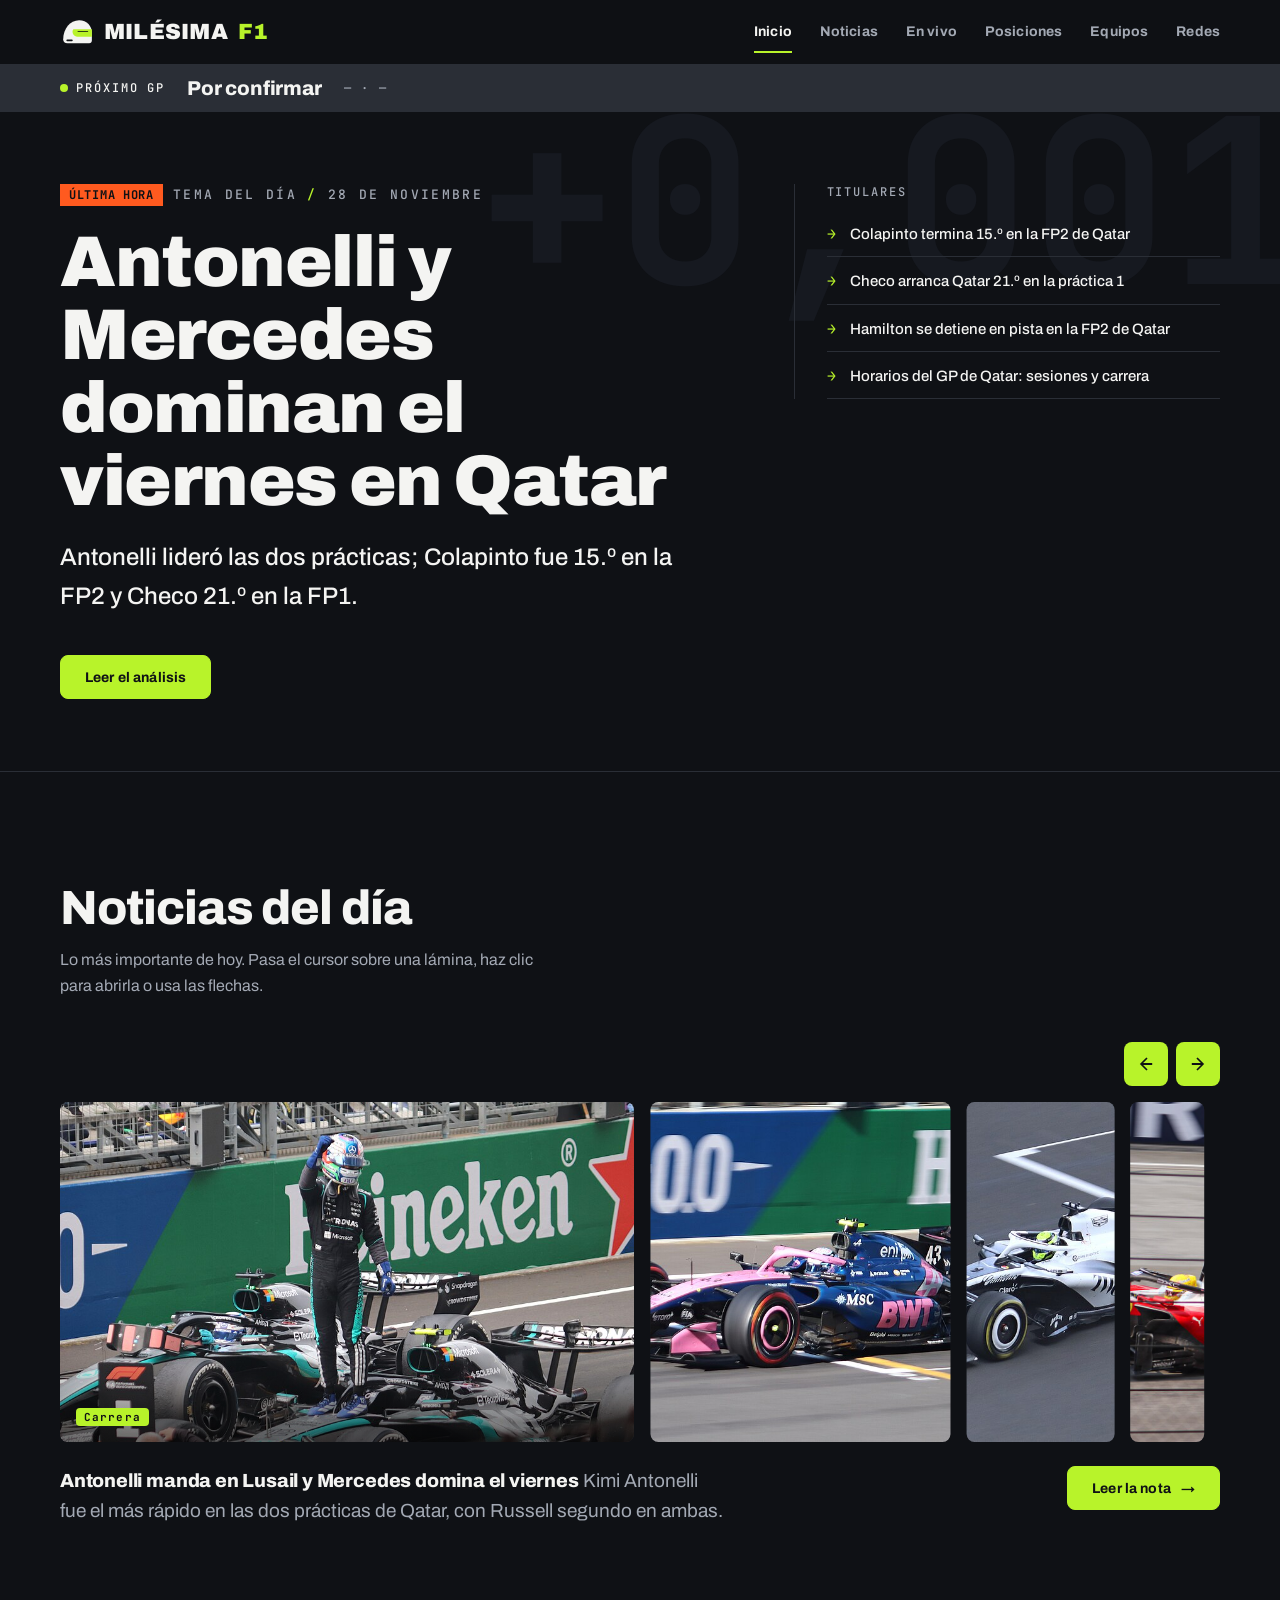
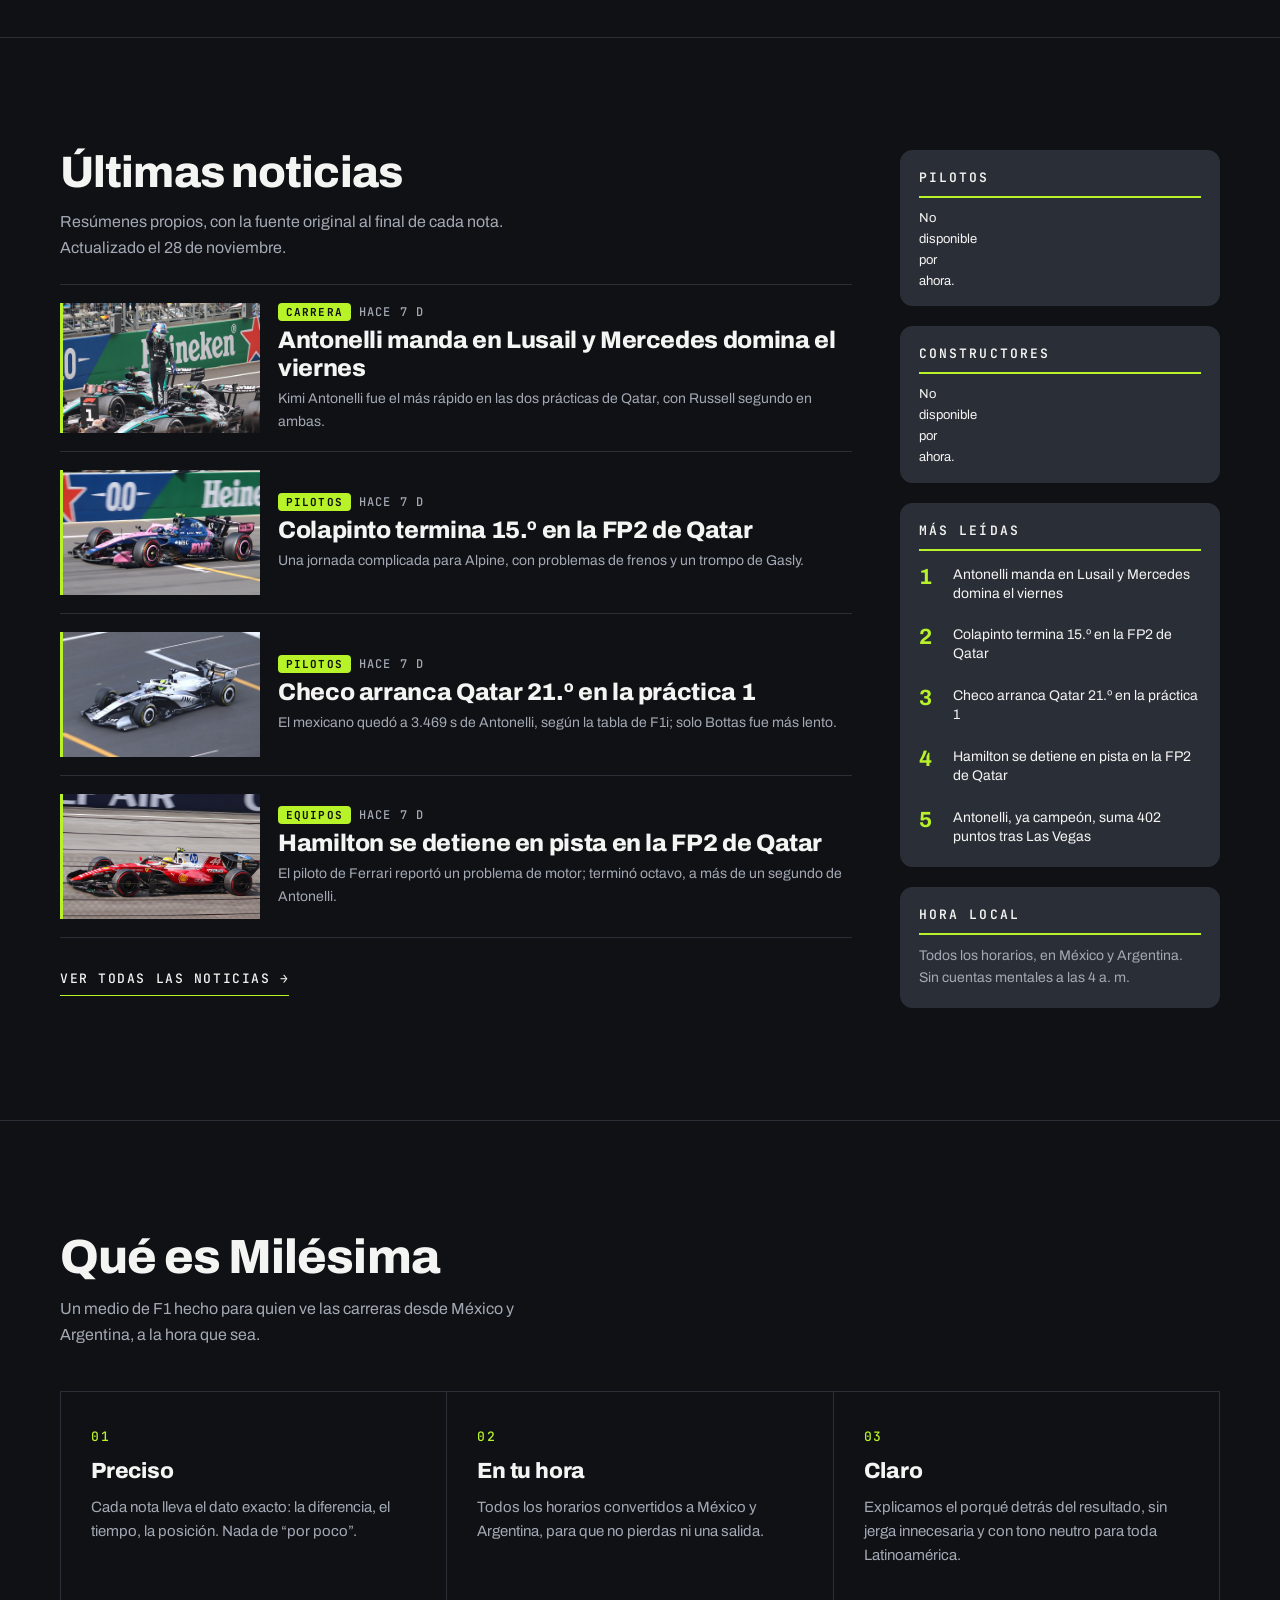
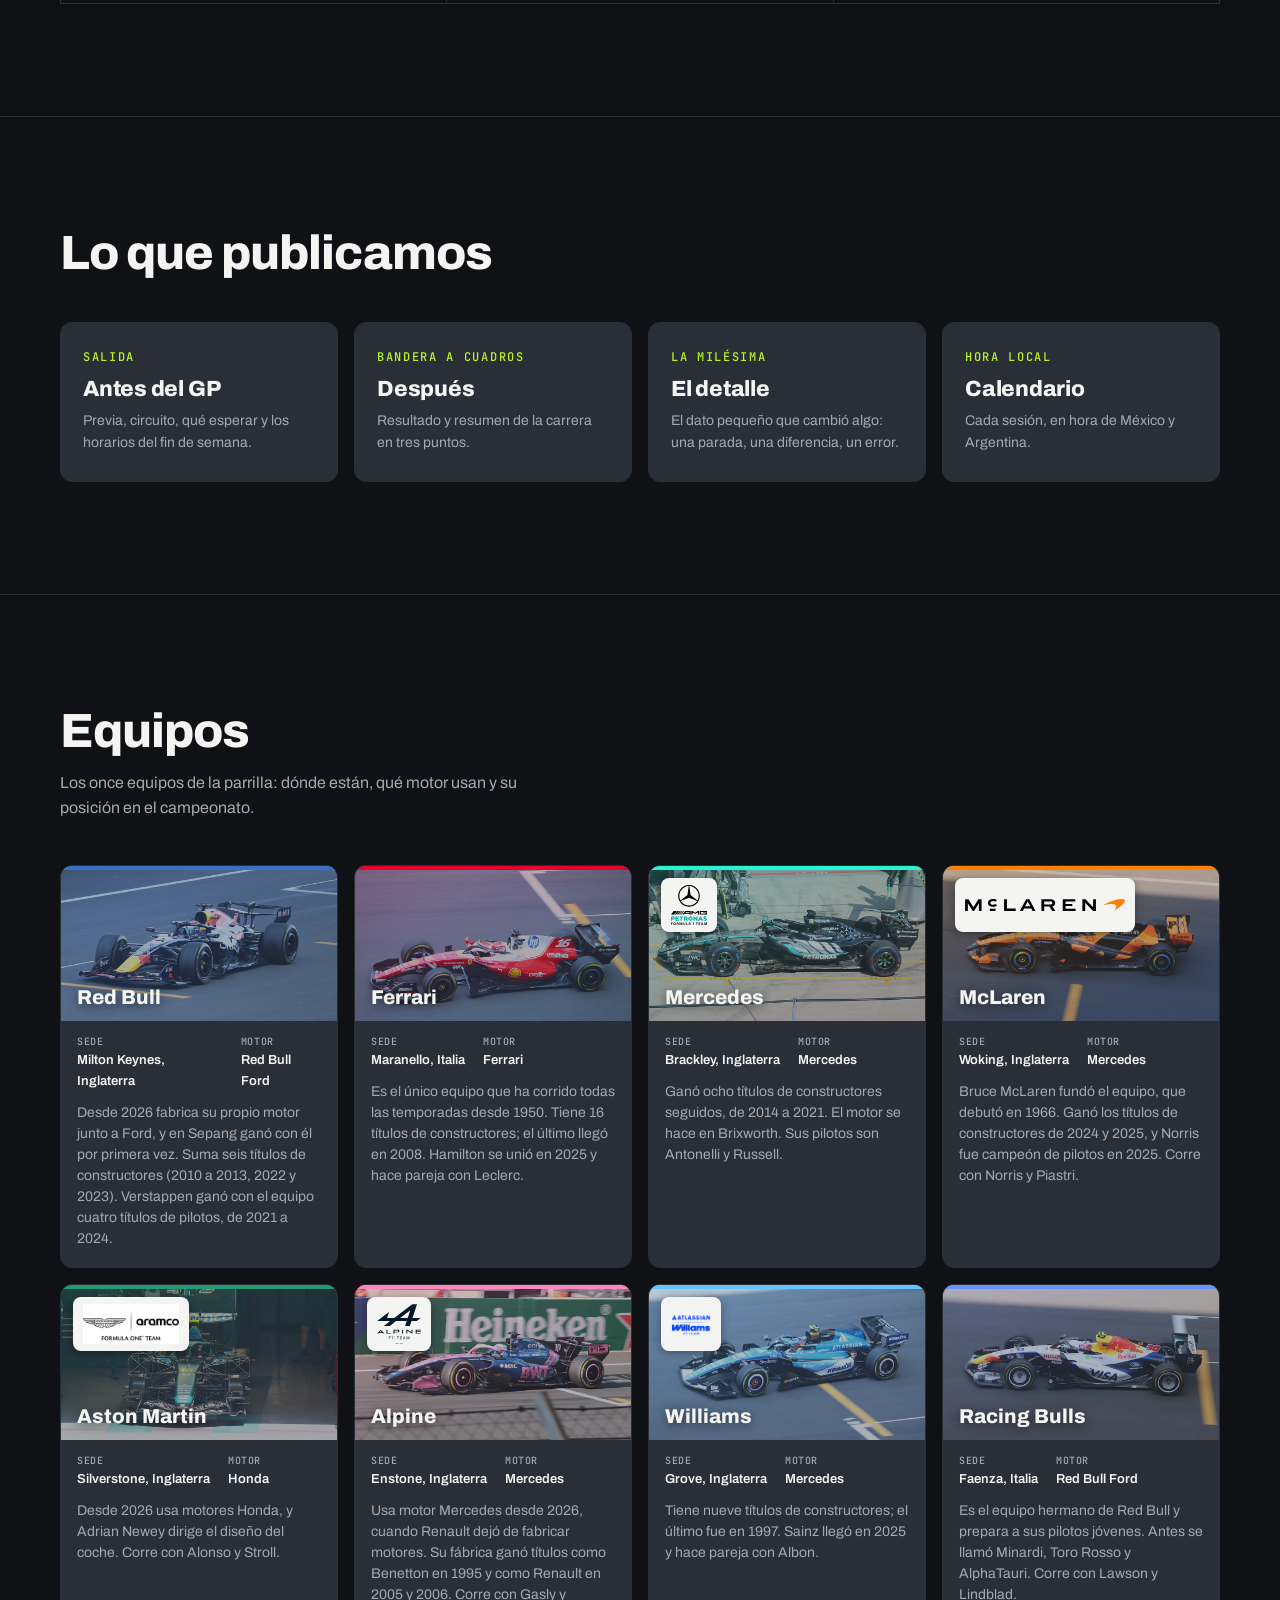
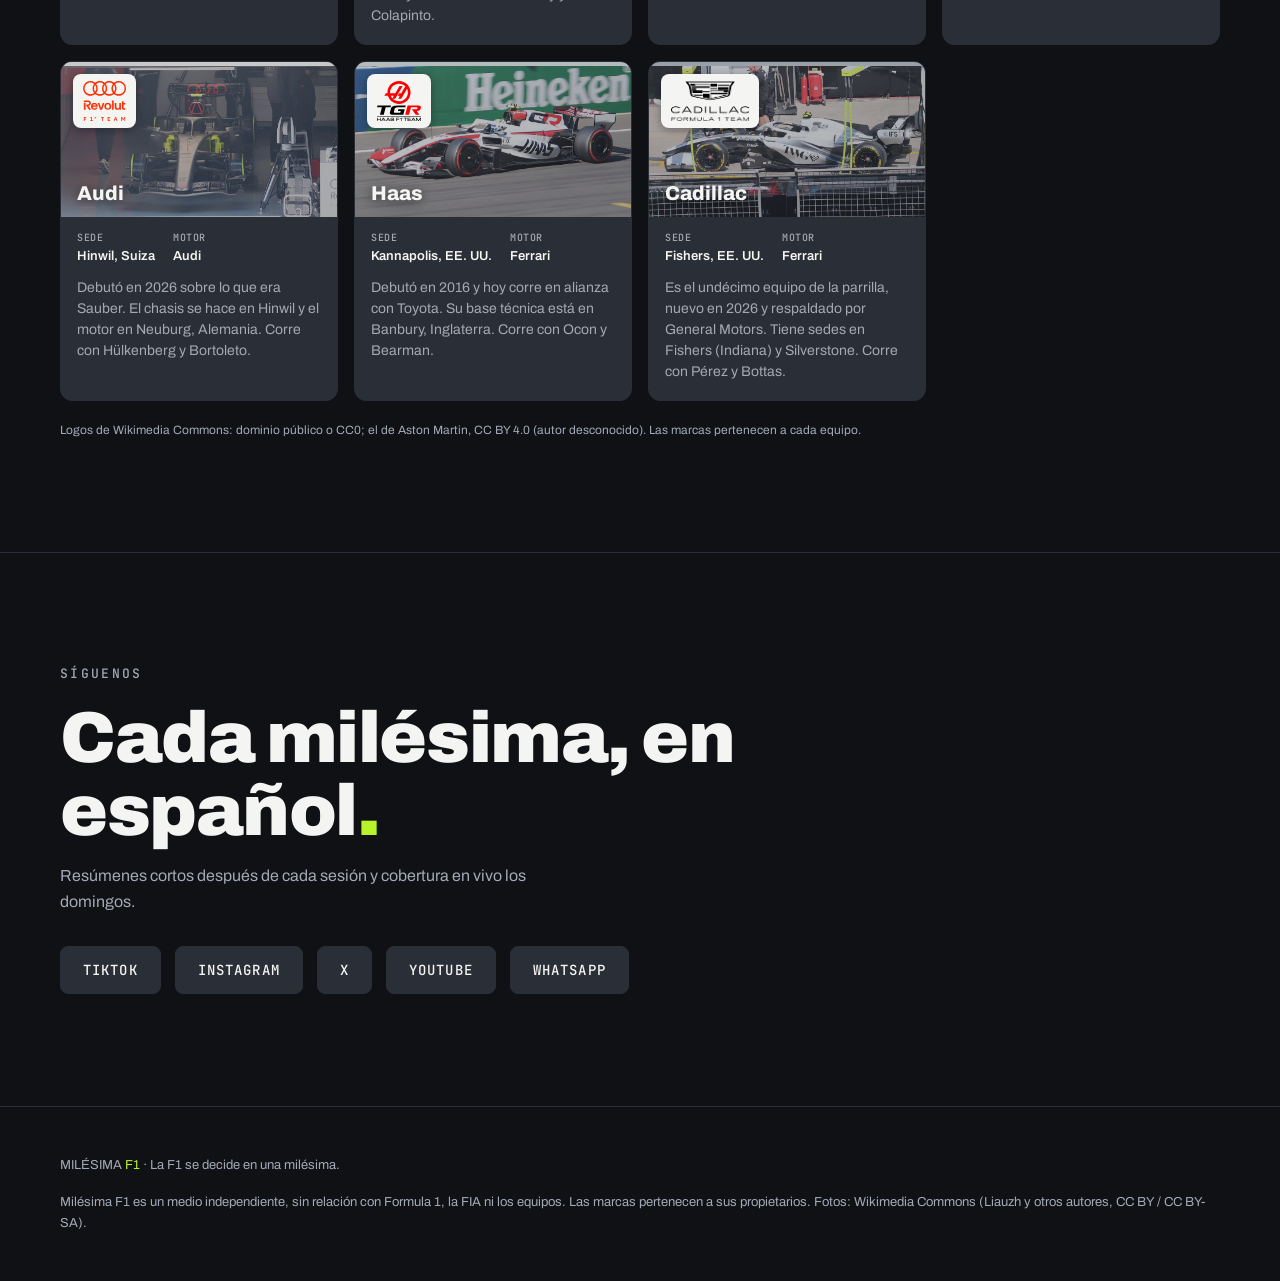
<file: index.html>
<!doctype html>
<html lang="es">
<head>
<meta charset="utf-8">
<meta name="viewport" content="width=device-width, initial-scale=1">
<title>Milésima · La F1 se decide en una milésima</title>
<meta name="description" content="Noticias, horarios y análisis de Fórmula 1 para México y Argentina.">
<meta name="theme-color" content="#0F1115">
<link rel="icon" href="assets/favicon.svg" type="image/svg+xml">
<link rel="preconnect" href="https://fonts.googleapis.com">
<link rel="preconnect" href="https://fonts.gstatic.com" crossorigin>
<link href="https://fonts.googleapis.com/css2?family=Archivo:wght@400;500;700;800;900&family=JetBrains+Mono:wght@500;700&display=swap" rel="stylesheet">
<link rel="stylesheet" href="styles.css">
</head>
<body>

<header class="nav">
  <div class="wrap nav-in">
    <a class="brand" href="index.html" aria-label="Milésima, inicio"><img src="assets/casco-sobre-oscuro.svg" alt="" width="34" height="34">MILÉSIMA <span class="dot">F1</span></a>
    <nav class="links" aria-label="Principal">
      <a href="index.html" aria-current="page">Inicio</a>
      <a href="noticias.html">Noticias</a>
      <a href="en-vivo.html">En vivo</a>
      <a href="posiciones.html">Posiciones</a>
      <a href="#equipos">Equipos</a>
      <a href="#redes">Redes</a>
    </nav>
  </div>
</header>

<main>
  <section class="next" aria-live="polite">
    <div class="wrap next-in">
      <span class="live k"><i></i>Próximo GP</span>
      <div class="v" id="nextName">Cargando…</div>
      <div class="k nc"><span id="nextCircuit">—</span> · <span id="nextDate">—</span></div>
      <div class="cd" id="cd" hidden>
        <div><span id="cdD">00</span><i class="k">d</i></div>
        <div><span id="cdH">00</span><i class="k">h</i></div>
        <div><span id="cdM">00</span><i class="k">m</i></div>
        <div><span id="cdS">00</span><i class="k">s</i></div>
      </div>
    </div>
  </section>

  <section class="front">
    <div class="wrap front-in">
      <article class="lede">
        <p class="eyebrow rv"><span class="uh">Última hora</span><span id="hKicker">Tema del día</span> <b>/</b> <span id="hDate"></span></p>
        <h1 class="rv" style="--i:1" id="hTitle">Milésima<span class="dot">.</span></h1>
        <p class="slogan rv" style="--i:2" id="hSummary">La F1 se decide en una milésima.</p>
        <div class="cta rv" style="--i:3">
          <a class="btn red" id="hRead" href="noticias.html">Leer el análisis</a>
        </div>
      </article>
      <aside class="topics rv" style="--i:2" id="hTopics" hidden>
        <div class="k">Titulares</div>
        <ul id="hTopicList"></ul>
      </aside>
    </div>
  </section>

  <section class="s sq" id="dia">
    <div class="wrap">
      <div class="s-head"><div><h2 class="rv">Noticias del día</h2><p class="lead rv" style="--i:1">Lo más importante de hoy. Pasa el cursor sobre una lámina, haz clic para abrirla o usa las flechas.</p></div></div>
      <div id="sqCarousel" aria-label="Noticias del día"></div>
    </div>
  </section>

  <section class="s" id="noticias">
    <div class="wrap layout">
      <div class="main">
        <div class="s-head"><div><h2 class="rv">Últimas noticias</h2><p class="lead rv" style="--i:1">Resúmenes propios, con la fuente original al final de cada nota. <span id="upd"></span></p></div></div>
        <div class="news" id="newsList" data-limit="4"><div class="skel"></div><div class="skel"></div><div class="skel"></div></div>
        <a class="more" href="noticias.html">Ver todas las noticias →</a>
      </div>
      <aside class="side" id="posiciones">
        <div class="box"><h3>Pilotos</h3><ol class="tbl" id="stDrv"><li class="skl"></li></ol></div>
        <div class="box"><h3>Constructores</h3><ol class="tbl" id="stCon"><li class="skl"></li></ol></div>
        <div class="box"><h3>Más leídas</h3><ol class="trend" id="trend"></ol></div>
        <div class="box hz"><h3>Hora local</h3><p>Todos los horarios, en México y Argentina. Sin cuentas mentales a las 4 a. m.</p></div>
      </aside>
    </div>
  </section>

  <section class="s" id="que">
    <div class="wrap">
      <div class="s-head"><div><h2 class="rv">Qué es Milésima</h2><p class="lead rv" style="--i:1">Un medio de F1 hecho para quien ve las carreras desde México y Argentina, a la hora que sea.</p></div></div>
      <div class="cols">
        <div class="col rv"><div class="n">01</div><h3>Preciso</h3><p>Cada nota lleva el dato exacto: la diferencia, el tiempo, la posición. Nada de “por poco”.</p></div>
        <div class="col rv" style="--i:1"><div class="n">02</div><h3>En tu hora</h3><p>Todos los horarios convertidos a México y Argentina, para que no pierdas ni una salida.</p></div>
        <div class="col rv" style="--i:2"><div class="n">03</div><h3>Claro</h3><p>Explicamos el porqué detrás del resultado, sin jerga innecesaria y con tono neutro para toda Latinoamérica.</p></div>
      </div>
    </div>
  </section>

  <section class="s" id="formatos">
    <div class="wrap">
      <div class="s-head"><h2 class="rv">Lo que publicamos</h2></div>
      <div class="formats">
        <div class="fmt rv"><div class="tag">SALIDA</div><h3>Antes del GP</h3><p>Previa, circuito, qué esperar y los horarios del fin de semana.</p></div>
        <div class="fmt rv" style="--i:1"><div class="tag">BANDERA A CUADROS</div><h3>Después</h3><p>Resultado y resumen de la carrera en tres puntos.</p></div>
        <div class="fmt rv" style="--i:2"><div class="tag">LA MILÉSIMA</div><h3>El detalle</h3><p>El dato pequeño que cambió algo: una parada, una diferencia, un error.</p></div>
        <div class="fmt rv" style="--i:3"><div class="tag">HORA LOCAL</div><h3>Calendario</h3><p>Cada sesión, en hora de México y Argentina.</p></div>
      </div>
    </div>
  </section>

  <section class="s" id="equipos">
    <div class="wrap">
      <div class="s-head"><div><h2 class="rv">Equipos</h2><p class="lead rv" style="--i:1">Los once equipos de la parrilla: dónde están, qué motor usan y su posición en el campeonato.</p></div></div>
      <div class="teams" id="teams"></div>
      <p class="st-note">Logos de Wikimedia Commons: dominio público o CC0; el de Aston Martin, CC BY 4.0 (autor desconocido). Las marcas pertenecen a cada equipo.</p>
    </div>
  </section>

  <section class="s" id="redes">
    <div class="wrap">
      <p class="eyebrow rv">Síguenos</p>
      <p class="big rv" style="--i:1">Cada milésima, en español<span class="dot">.</span></p>
      <p class="lead rv" style="--i:2">Resúmenes cortos después de cada sesión y cobertura en vivo los domingos.</p>
      <div class="social rv" style="--i:3">
        <a class="pill" href="#" rel="noopener">TIKTOK</a>
        <a class="pill" href="#" rel="noopener">INSTAGRAM</a>
        <a class="pill" href="#" rel="noopener">X</a>
        <a class="pill" href="#" rel="noopener">YOUTUBE</a>
        <a class="pill" href="#" rel="noopener">WHATSAPP</a>
      </div>
    </div>
  </section>
</main>

<footer class="foot">
  <div class="wrap foot-in">
    <span>MILÉSIMA <span class="dot">F1</span> · La F1 se decide en una milésima.</span>
    <span>Milésima F1 es un medio independiente, sin relación con Formula 1, la FIA ni los equipos. Las marcas pertenecen a sus propietarios. Fotos: Wikimedia Commons (Liauzh y otros autores, CC BY / CC BY-SA).</span>
  </div>
</footer>


<script src="app.js"></script>
<script src="carousel.js"></script>
</body>
</html>
</file>
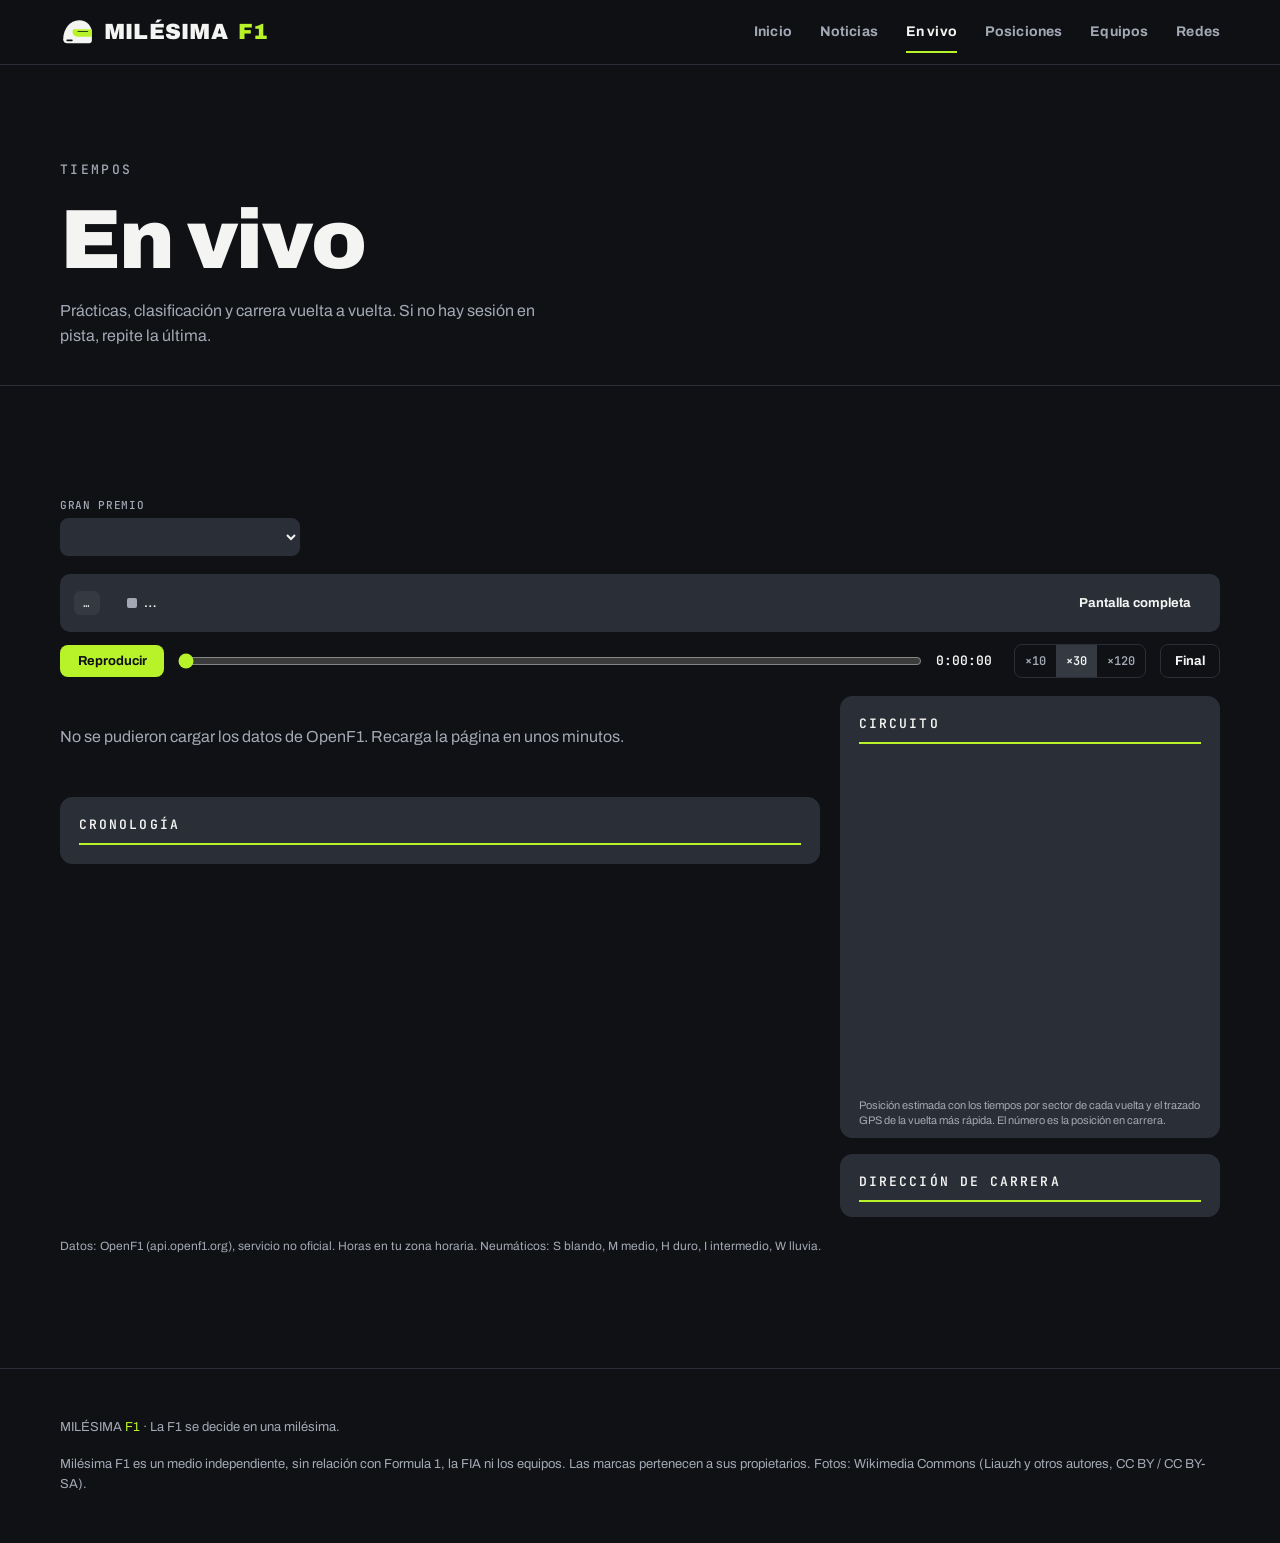
<file: en-vivo.html>
<!doctype html>
<html lang="es">
<head>
<meta charset="utf-8">
<meta name="viewport" content="width=device-width, initial-scale=1">
<title>En vivo F1 · Milésima</title>
<meta name="description" content="Tiempos en vivo de prácticas, clasificación y carrera de Fórmula 1, con repetición de las sesiones pasadas.">
<meta name="theme-color" content="#0F1115">
<link rel="icon" href="assets/favicon.svg" type="image/svg+xml">
<link rel="preconnect" href="https://fonts.googleapis.com">
<link rel="preconnect" href="https://fonts.gstatic.com" crossorigin>
<link href="https://fonts.googleapis.com/css2?family=Archivo:wght@400;500;700;800;900&family=JetBrains+Mono:wght@500;700&display=swap" rel="stylesheet">
<link rel="stylesheet" href="styles.css">
</head>
<body>

<header class="nav">
  <div class="wrap nav-in">
    <a class="brand" href="index.html" aria-label="Milésima, inicio"><img src="assets/casco-sobre-oscuro.svg" alt="" width="34" height="34">MILÉSIMA <span class="dot">F1</span></a>
    <nav class="links" aria-label="Principal">
      <a href="index.html">Inicio</a>
      <a href="noticias.html">Noticias</a>
      <a href="en-vivo.html" aria-current="page">En vivo</a>
      <a href="posiciones.html">Posiciones</a>
      <a href="index.html#equipos">Equipos</a>
      <a href="index.html#redes">Redes</a>
    </nav>
  </div>
</header>

<main>
  <section class="page-h">
    <div class="wrap">
      <p class="eyebrow">Tiempos</p>
      <h1 class="ph1">En vivo</h1>
      <p class="lead">Prácticas, clasificación y carrera vuelta a vuelta. Si no hay sesión en pista, repite la última.</p>
    </div>
  </section>

  <section class="s">
    <div class="wrap" id="live">
      <div class="lv-next" id="lvNext" hidden></div>
      <div class="lv-pick">
        <label class="lv-gp"><span>Gran Premio</span><select id="lvGp" aria-label="Gran Premio"></select></label>
        <div class="filters" id="lvSes" role="group" aria-label="Sesión"></div>
      </div>

      <div class="lv-bar">
        <span class="lv-badge" id="lvBadge">…</span>
        <span class="lv-track n" id="lvTrack">…</span>
        <strong id="lvLap"></strong>
        <span class="lv-wx" id="lvWx"></span>
        <button class="btn-s ghost lv-fs" id="lvFull" type="button" hidden>Pantalla completa</button>
      </div>

      <div class="lv-replay" id="lvReplay" hidden>
        <button class="btn-s" id="lvPlay" type="button" aria-pressed="false">Reproducir</button>
        <input type="range" id="lvSlider" min="0" max="1" value="0" step="1000" aria-label="Momento de la sesión">
        <span class="lv-clock" id="lvClock">0:00:00</span>
        <div class="lv-speed" id="lvSpeed" role="group" aria-label="Velocidad">
          <button type="button" data-x="10" aria-pressed="false">×10</button>
          <button type="button" data-x="30" aria-pressed="true">×30</button>
          <button type="button" data-x="120" aria-pressed="false">×120</button>
        </div>
        <button class="btn-s ghost" id="lvEnd" type="button">Final</button>
      </div>
      <p class="st-hint" id="lvNote"></p>

      <div class="lv-grid">
        <div class="lv-main">
          <div class="lv-board" id="lvBoard"><div class="lv-skel"></div></div>
          <div class="box lv-chronobox"><h3>Cronología</h3><div id="lvChrono"></div></div>
        </div>
        <aside class="lv-side">
          <div class="box lv-mapbox"><h3>Circuito</h3><div class="lv-map" id="lvMap"></div><p class="lv-mapnote">Posición estimada con los tiempos por sector de cada vuelta y el trazado GPS de la vuelta más rápida. El número es la posición en carrera.</p></div>
          <div class="box lv-rc"><h3>Dirección de carrera</h3><ol id="lvRc"></ol></div>
        </aside>
      </div>
      <p class="st-note">Datos: OpenF1 (api.openf1.org), servicio no oficial. Horas en tu zona horaria. Neumáticos: S blando, M medio, H duro, I intermedio, W lluvia.</p>
    </div>
  </section>
</main>

<footer class="foot">
  <div class="wrap foot-in">
    <span>MILÉSIMA <span class="dot">F1</span> · La F1 se decide en una milésima.</span>
    <span>Milésima F1 es un medio independiente, sin relación con Formula 1, la FIA ni los equipos. Las marcas pertenecen a sus propietarios. Fotos: Wikimedia Commons (Liauzh y otros autores, CC BY / CC BY-SA).</span>
  </div>
</footer>

<script src="app.js"></script>
<script src="live.js"></script>
</body>
</html>
</file>
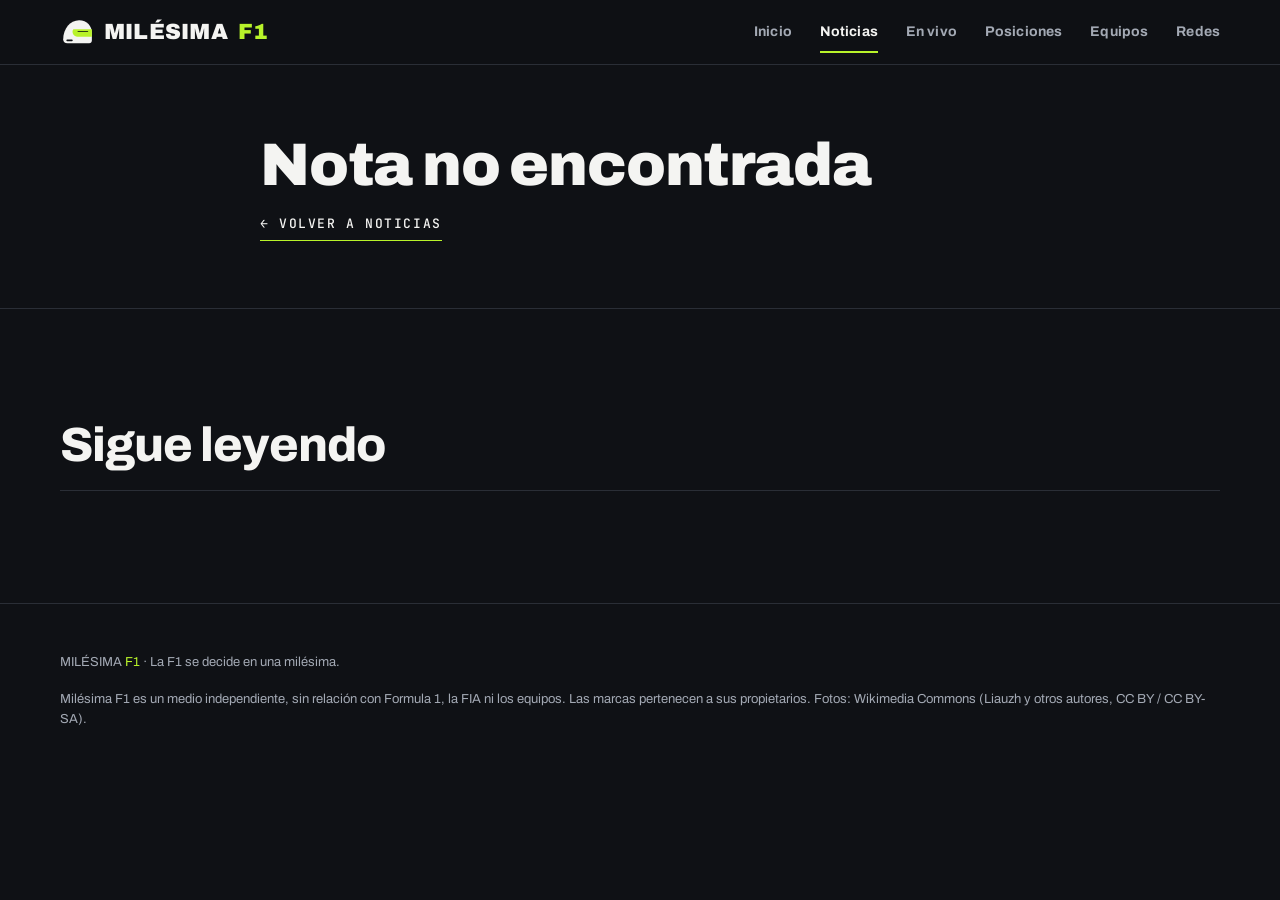
<file: noticia.html>
<!doctype html>
<html lang="es">
<head>
<meta charset="utf-8">
<meta name="viewport" content="width=device-width, initial-scale=1">
<title>Noticia · Milésima</title>
<meta name="description" content="Noticias de Fórmula 1 en español para México y Argentina.">
<meta name="theme-color" content="#0F1115">
<link rel="icon" href="assets/favicon.svg" type="image/svg+xml">
<link rel="preconnect" href="https://fonts.googleapis.com">
<link rel="preconnect" href="https://fonts.gstatic.com" crossorigin>
<link href="https://fonts.googleapis.com/css2?family=Archivo:wght@400;500;700;800;900&family=JetBrains+Mono:wght@500;700&display=swap" rel="stylesheet">
<link rel="stylesheet" href="styles.css">
</head>
<body>

<header class="nav">
  <div class="wrap nav-in">
    <a class="brand" href="index.html" aria-label="Milésima, inicio"><img src="assets/casco-sobre-oscuro.svg" alt="" width="34" height="34">MILÉSIMA <span class="dot">F1</span></a>
    <nav class="links" aria-label="Principal">
      <a href="index.html">Inicio</a>
      <a href="noticias.html" aria-current="page">Noticias</a>
      <a href="en-vivo.html">En vivo</a>
      <a href="posiciones.html">Posiciones</a>
      <a href="index.html#equipos">Equipos</a>
      <a href="index.html#redes">Redes</a>
    </nav>
  </div>
</header>

<main>
  <article class="art wrap" id="article">
    <a class="back" href="noticias.html">← Todas las noticias</a>
    <div class="meta k" id="aMeta"></div>
    <h1 id="aTitle">Cargando…</h1>
    <p class="rsum" id="aSum"></p>
    <figure class="afig" id="aFig">
      <figcaption id="aCredit"></figcaption>
    </figure>
    <div class="rbody" id="aBody"></div>
    <a class="rsrc" id="aSrc" target="_blank" rel="noopener noreferrer"></a>
    <p class="rnote">Resumen elaborado por Milésima a partir de la fuente citada.</p>
  </article>

  <section class="s art-more">
    <div class="wrap">
      <h2>Sigue leyendo</h2>
      <div class="news" id="aMore"></div>
    </div>
  </section>
</main>

<footer class="foot">
  <div class="wrap foot-in">
    <span>MILÉSIMA <span class="dot">F1</span> · La F1 se decide en una milésima.</span>
    <span>Milésima F1 es un medio independiente, sin relación con Formula 1, la FIA ni los equipos. Las marcas pertenecen a sus propietarios. Fotos: Wikimedia Commons (Liauzh y otros autores, CC BY / CC BY-SA).</span>
  </div>
</footer>

<script src="app.js"></script>
</body>
</html>
</file>
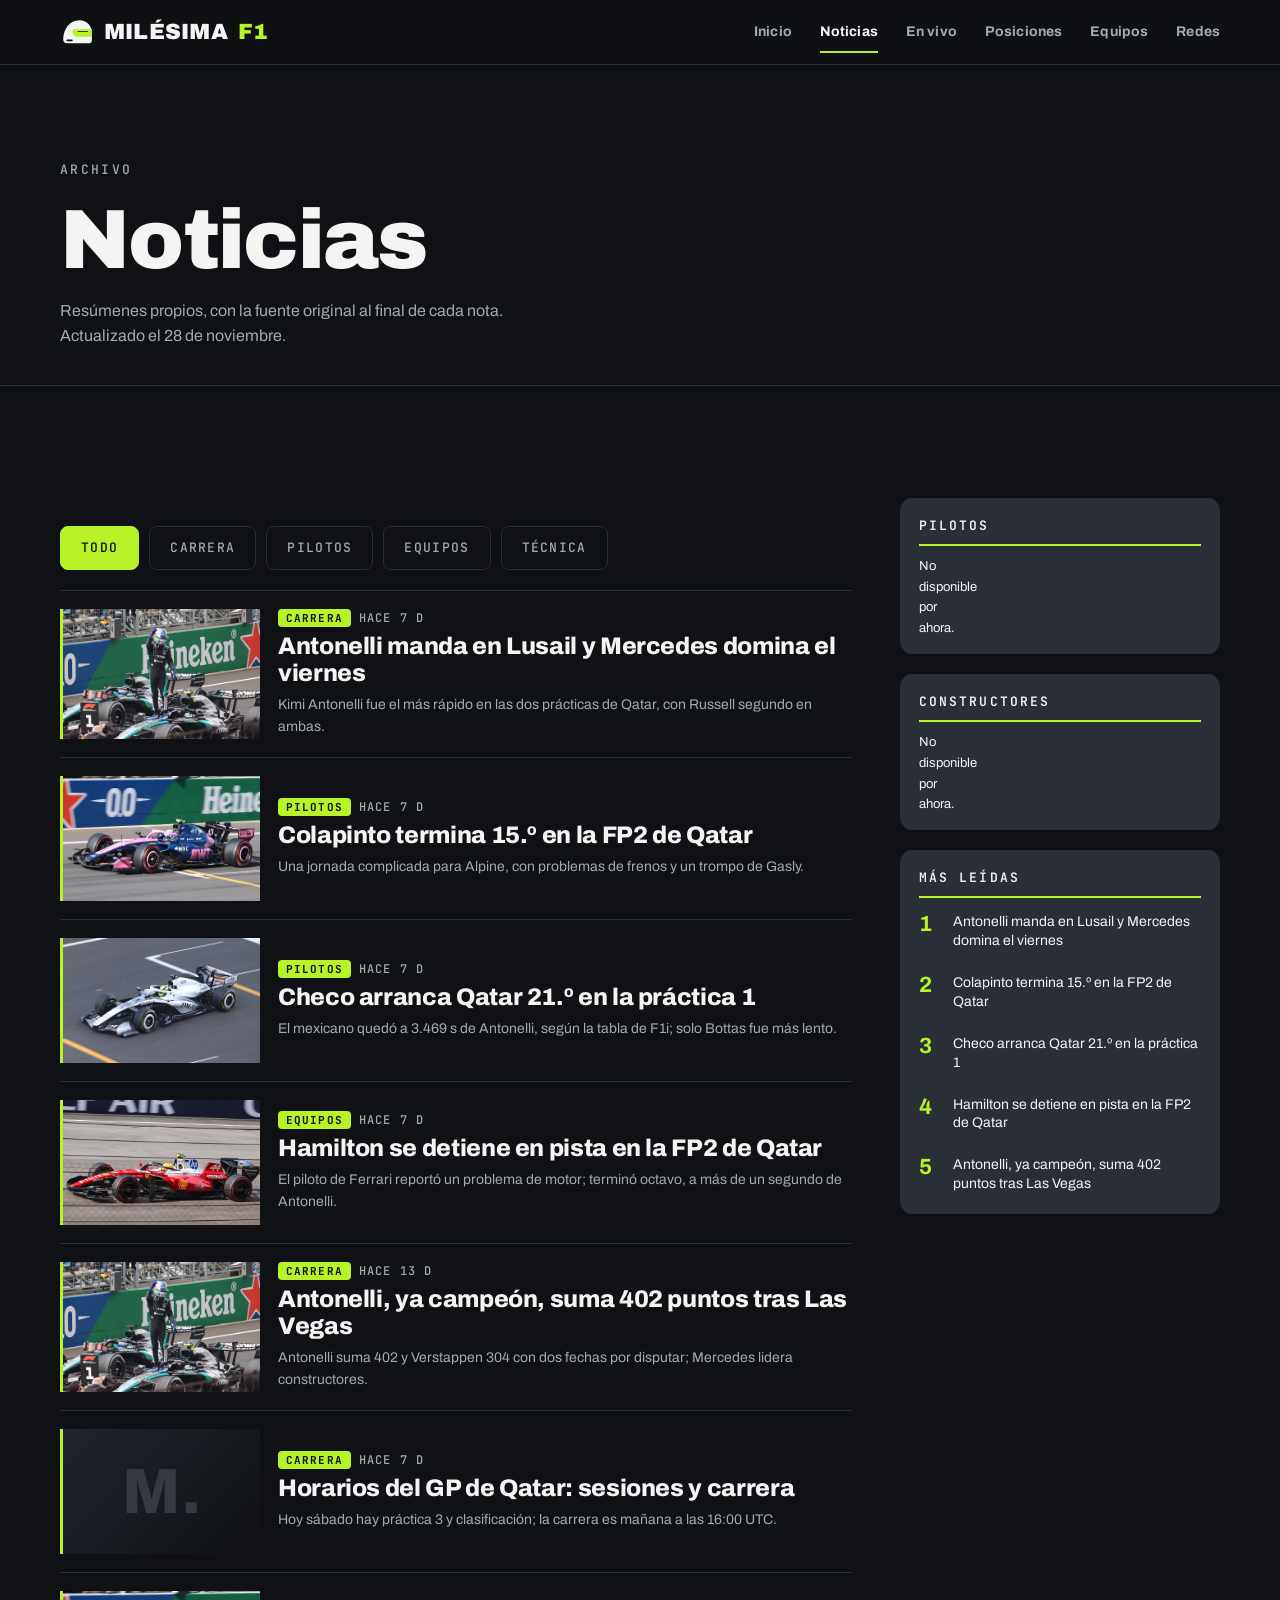
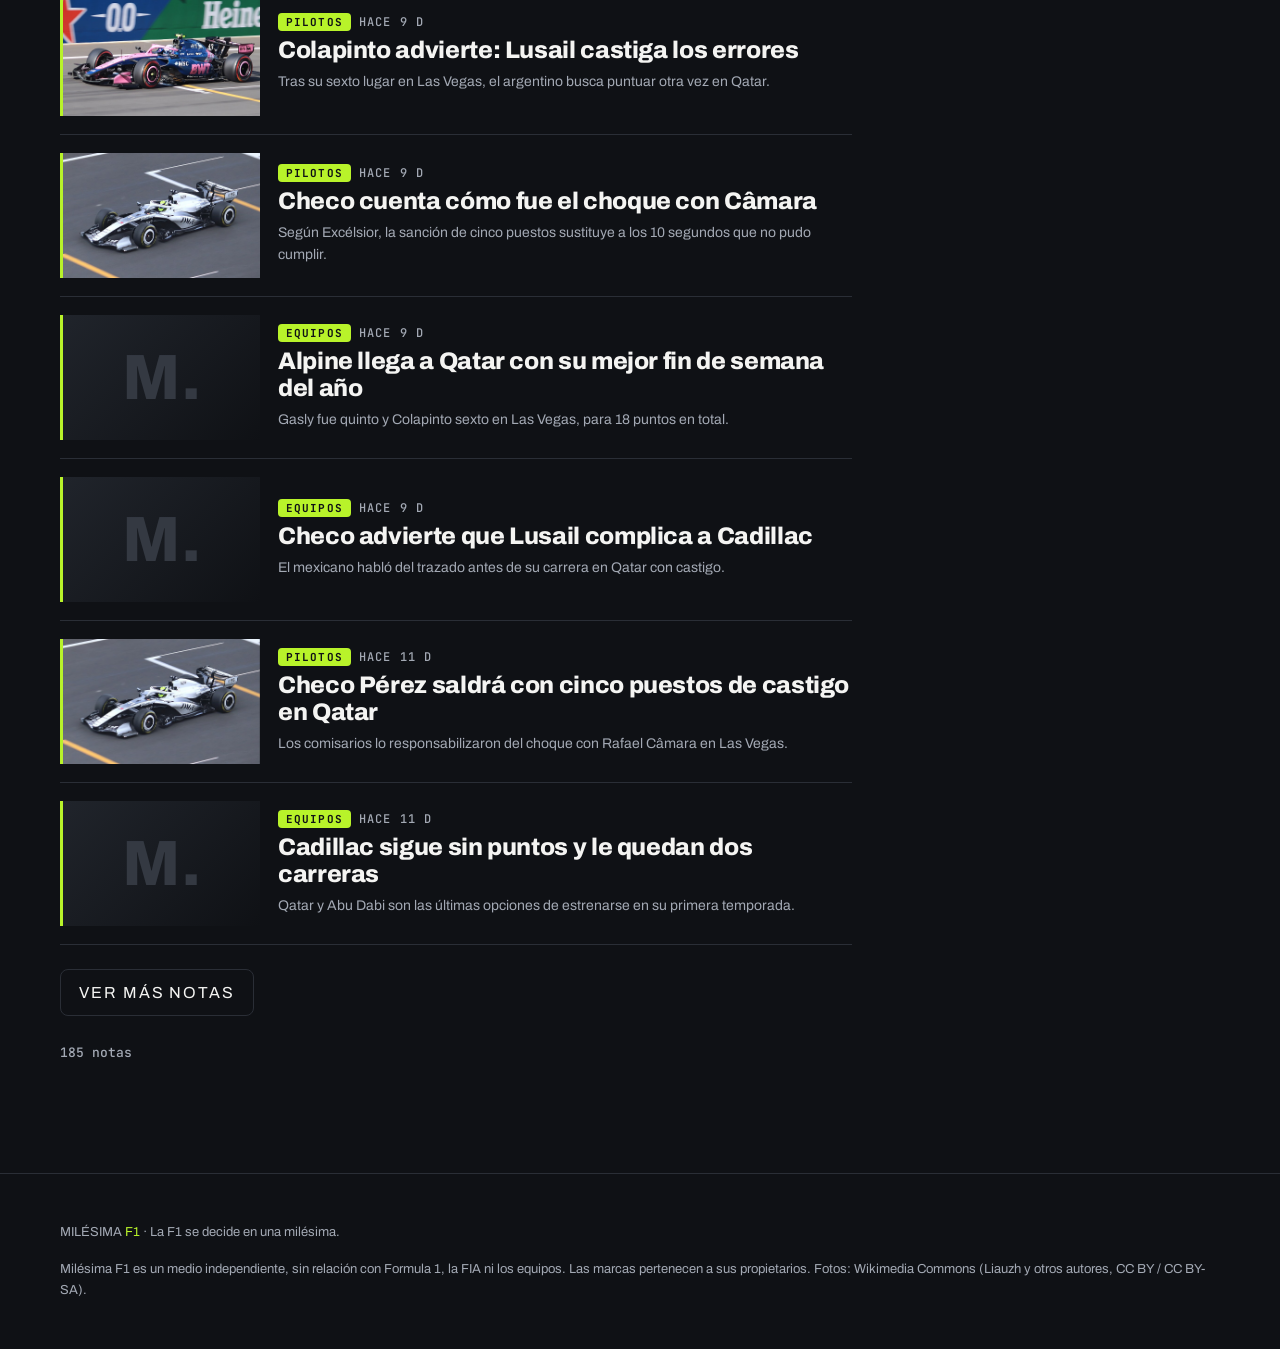
<file: noticias.html>
<!doctype html>
<html lang="es">
<head>
<meta charset="utf-8">
<meta name="viewport" content="width=device-width, initial-scale=1">
<title>Noticias de F1 · Milésima</title>
<meta name="description" content="Todas las noticias de Fórmula 1 en español: carrera, pilotos, equipos y técnica, con horarios para México y Argentina.">
<meta name="theme-color" content="#0F1115">
<link rel="icon" href="assets/favicon.svg" type="image/svg+xml">
<link rel="preconnect" href="https://fonts.googleapis.com">
<link rel="preconnect" href="https://fonts.gstatic.com" crossorigin>
<link href="https://fonts.googleapis.com/css2?family=Archivo:wght@400;500;700;800;900&family=JetBrains+Mono:wght@500;700&display=swap" rel="stylesheet">
<link rel="stylesheet" href="styles.css">
</head>
<body>

<header class="nav">
  <div class="wrap nav-in">
    <a class="brand" href="index.html" aria-label="Milésima, inicio"><img src="assets/casco-sobre-oscuro.svg" alt="" width="34" height="34">MILÉSIMA <span class="dot">F1</span></a>
    <nav class="links" aria-label="Principal">
      <a href="index.html">Inicio</a>
      <a href="noticias.html" aria-current="page">Noticias</a>
      <a href="en-vivo.html">En vivo</a>
      <a href="posiciones.html">Posiciones</a>
      <a href="index.html#equipos">Equipos</a>
      <a href="index.html#redes">Redes</a>
    </nav>
  </div>
</header>

<main>
  <section class="page-h">
    <div class="wrap">
      <p class="eyebrow">Archivo</p>
      <h1 class="ph1">Noticias</h1>
      <p class="lead">Resúmenes propios, con la fuente original al final de cada nota. <span id="upd"></span></p>
    </div>
  </section>

  <section class="s">
    <div class="wrap layout">
      <div class="main">
        <div class="filters" role="group" aria-label="Filtrar por categoría" id="filters">
          <button class="chip" data-cat="todo" aria-pressed="true">Todo</button>
          <button class="chip" data-cat="carrera" aria-pressed="false">Carrera</button>
          <button class="chip" data-cat="pilotos" aria-pressed="false">Pilotos</button>
          <button class="chip" data-cat="equipos" aria-pressed="false">Equipos</button>
          <button class="chip" data-cat="tecnica" aria-pressed="false">Técnica</button>
        </div>
        <div class="news" id="newsList"><div class="skel"></div><div class="skel"></div><div class="skel"></div></div>
        <p class="status" id="status" role="status"></p>
      </div>
      <aside class="side">
        <div class="box"><h3>Pilotos</h3><ol class="tbl" id="stDrv"><li class="skl"></li></ol></div>
        <div class="box"><h3>Constructores</h3><ol class="tbl" id="stCon"><li class="skl"></li></ol></div>
        <div class="box"><h3>Más leídas</h3><ol class="trend" id="trend"></ol></div>
      </aside>
    </div>
  </section>
</main>

<footer class="foot">
  <div class="wrap foot-in">
    <span>MILÉSIMA <span class="dot">F1</span> · La F1 se decide en una milésima.</span>
    <span>Milésima F1 es un medio independiente, sin relación con Formula 1, la FIA ni los equipos. Las marcas pertenecen a sus propietarios. Fotos: Wikimedia Commons (Liauzh y otros autores, CC BY / CC BY-SA).</span>
  </div>
</footer>

<script src="app.js"></script>
</body>
</html>
</file>
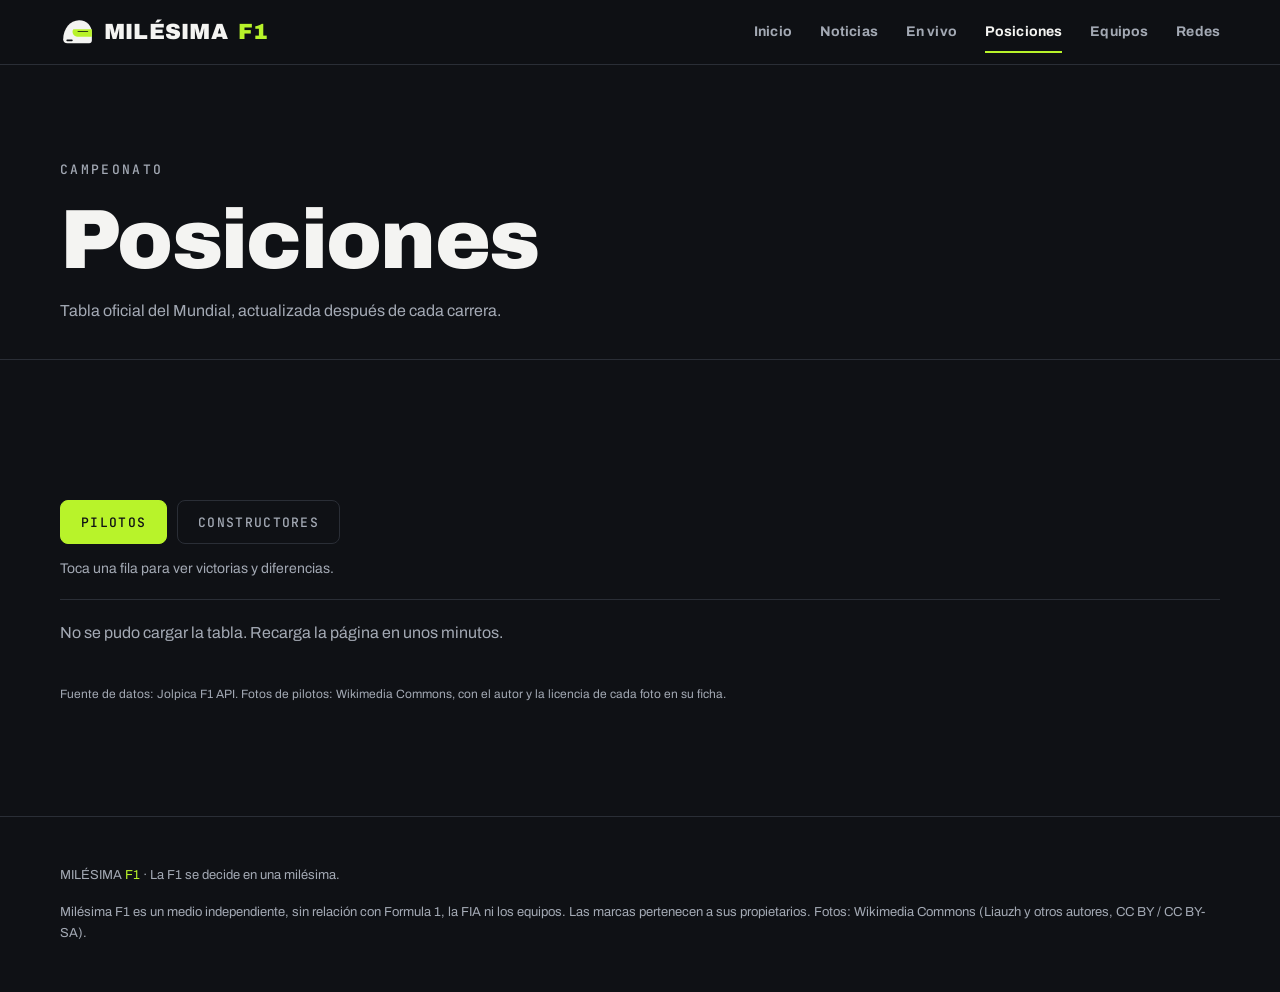
<file: posiciones.html>
<!doctype html>
<html lang="es">
<head>
<meta charset="utf-8">
<meta name="viewport" content="width=device-width, initial-scale=1">
<title>Posiciones F1 · Milésima</title>
<meta name="description" content="Tabla del campeonato de Fórmula 1: pilotos y constructores, actualizada después de cada carrera.">
<meta name="theme-color" content="#0F1115">
<link rel="icon" href="assets/favicon.svg" type="image/svg+xml">
<link rel="preconnect" href="https://fonts.googleapis.com">
<link rel="preconnect" href="https://fonts.gstatic.com" crossorigin>
<link href="https://fonts.googleapis.com/css2?family=Archivo:wght@400;500;700;800;900&family=JetBrains+Mono:wght@500;700&display=swap" rel="stylesheet">
<link rel="stylesheet" href="styles.css">
</head>
<body>

<header class="nav">
  <div class="wrap nav-in">
    <a class="brand" href="index.html" aria-label="Milésima, inicio"><img src="assets/casco-sobre-oscuro.svg" alt="" width="34" height="34">MILÉSIMA <span class="dot">F1</span></a>
    <nav class="links" aria-label="Principal">
      <a href="index.html">Inicio</a>
      <a href="noticias.html">Noticias</a>
      <a href="en-vivo.html">En vivo</a>
      <a href="posiciones.html" aria-current="page">Posiciones</a>
      <a href="index.html#equipos">Equipos</a>
      <a href="index.html#redes">Redes</a>
    </nav>
  </div>
</header>

<main>
  <section class="page-h">
    <div class="wrap">
      <p class="eyebrow">Campeonato</p>
      <h1 class="ph1">Posiciones</h1>
      <p class="lead" id="stLead">Tabla oficial del Mundial, actualizada después de cada carrera.</p>
    </div>
  </section>

  <section class="s">
    <div class="wrap">
      <div class="filters" role="tablist" aria-label="Campeonato" id="stTabs">
        <button class="chip" role="tab" data-t="drv" aria-selected="true" aria-pressed="true">Pilotos</button>
        <button class="chip" role="tab" data-t="con" aria-selected="false" aria-pressed="false">Constructores</button>
      </div>
      <p class="st-hint">Toca una fila para ver victorias y diferencias.</p>
      <ol class="stand" id="stand" aria-live="polite"><li class="skl"></li></ol>
      <p class="st-note">Fuente de datos: Jolpica F1 API. Fotos de pilotos: Wikimedia Commons, con el autor y la licencia de cada foto en su ficha.</p>
    </div>
  </section>
</main>

<footer class="foot">
  <div class="wrap foot-in">
    <span>MILÉSIMA <span class="dot">F1</span> · La F1 se decide en una milésima.</span>
    <span>Milésima F1 es un medio independiente, sin relación con Formula 1, la FIA ni los equipos. Las marcas pertenecen a sus propietarios. Fotos: Wikimedia Commons (Liauzh y otros autores, CC BY / CC BY-SA).</span>
  </div>
</footer>

<script src="app.js"></script>
</body>
</html>
</file>
<file: styles.css>
:root{
  --mf-carbon:#0F1115; --mf-asfalto:#2A2E36; --mf-hueso:#F4F4F2; --mf-gris:#A3A9B4; --mf-lima:#B8F32A; --mf-naranja:#FF5A1F;
  --t-best:#C07CFF; --t-up:#3CE07A; --t-down:#FF4D5E; --t-val:#19D3F3;
  --bg:var(--mf-carbon); --bg-2:var(--mf-asfalto); --bg-3:#343942; --line:var(--mf-asfalto);
  --ink:var(--mf-hueso); --mute:var(--mf-gris); --red:var(--mf-lima); --red-d:#9fd41f;
  --ease-out:cubic-bezier(0.23,1,0.32,1);
  --display:'Archivo',system-ui,-apple-system,'Segoe UI',sans-serif;
  --body:'Archivo',system-ui,-apple-system,'Segoe UI',sans-serif;
  --mono:'JetBrains Mono',Consolas,'Courier New',monospace;
}
*{box-sizing:border-box;margin:0;padding:0}
html{scroll-behavior:smooth}
body{background:var(--bg);color:var(--ink);font-family:var(--body);font-size:16px;line-height:1.6;-webkit-font-smoothing:antialiased}
a{color:inherit;text-decoration:none}
img{max-width:100%;display:block}
:focus-visible{outline:2px solid var(--red);outline-offset:3px;border-radius:2px}
.wrap{width:min(1160px,100% - 40px);margin-inline:auto}
.mono{font-family:var(--mono)}
.dot{color:var(--red)}

/* ---------- nav ---------- */
.nav{position:sticky;top:0;z-index:20;background:rgba(15,17,21,.9);backdrop-filter:blur(10px);border-bottom:1px solid var(--line)}
.nav-in{display:flex;align-items:center;justify-content:space-between;height:64px}
.brand{font-family:var(--display);font-weight:800;font-size:28px;letter-spacing:.06em;line-height:1}
.links{display:flex;gap:28px;align-items:center}
.links a{font-size:14px;color:var(--mute);letter-spacing:.04em;text-transform:uppercase;padding:10px 0;transition:color 150ms ease}
.links a[aria-current="page"]{color:var(--ink);box-shadow:inset 0 -2px var(--red)}
@media (hover:hover) and (pointer:fine){.links a:hover{color:var(--ink)}}

/* ---------- buttons ---------- */
.btn{display:inline-flex;align-items:center;gap:10px;min-height:48px;padding:0 24px;font:600 14px var(--body);letter-spacing:.06em;text-transform:uppercase;border:1px solid var(--ink);color:var(--ink);background:transparent;cursor:pointer;transition:transform 160ms var(--ease-out),background-color 160ms ease,color 160ms ease,border-color 160ms ease}
.btn:active{transform:scale(.97)}
.btn.red{background:var(--red);border-color:var(--red);color:var(--mf-carbon)}
@media (hover:hover) and (pointer:fine){
  .btn:hover{background:var(--ink);color:var(--bg)}
  .btn.red:hover{background:var(--red-d);border-color:var(--red-d);color:var(--mf-carbon)}
}

/* ---------- hero ---------- */
.hero{position:relative;overflow:hidden;padding:clamp(72px,12vw,150px) 0 clamp(64px,9vw,110px);border-bottom:1px solid var(--line)}
.hero::before{content:"+0,001";position:absolute;right:-2%;top:6%;font:700 clamp(120px,22vw,320px)/1 var(--mono);color:#1a1d23;pointer-events:none;user-select:none}
.hero-in{position:relative}
.eyebrow{font:500 13px var(--mono);letter-spacing:.18em;color:var(--mute);text-transform:uppercase;margin-bottom:20px}
.eyebrow b{color:var(--red);font-weight:500}
h1{font-family:var(--display);font-weight:800;font-size:clamp(52px,10vw,132px);line-height:.92;letter-spacing:.015em;text-transform:uppercase;max-width:14ch;text-wrap:balance}
.slogan{margin-top:28px;font-size:clamp(18px,2.2vw,24px);color:var(--ink);max-width:44ch;text-wrap:pretty}
.sub{margin-top:14px;color:var(--mute);max-width:52ch}
.cta{margin-top:40px;display:flex;flex-wrap:wrap;gap:14px}

/* ---------- next GP ---------- */
.next{background:var(--bg-2);border-bottom:1px solid var(--line)}
.next-in{display:flex;flex-wrap:wrap;align-items:center;gap:20px 48px;padding:26px 0}
.k{font:500 12px var(--mono);letter-spacing:.16em;color:var(--mute);text-transform:uppercase}
.v{font-family:var(--display);font-weight:700;font-size:28px;line-height:1.1;text-transform:uppercase}
.cd{margin-left:auto;display:flex;gap:22px}
.cd[hidden]{display:none}
.cd div{text-align:center;min-width:52px}
.cd span{display:block;font:500 28px var(--mono);font-variant-numeric:tabular-nums}
@media (max-width:720px){.cd{margin-left:0}}

/* ---------- sections ---------- */
section.s{padding:clamp(64px,9vw,112px) 0;border-bottom:1px solid var(--line)}
.s-head{display:flex;justify-content:space-between;align-items:end;gap:20px;margin-bottom:44px;flex-wrap:wrap}
h2{font-family:var(--display);font-weight:700;font-size:clamp(36px,5vw,60px);line-height:1;text-transform:uppercase;letter-spacing:.02em}
.lead{color:var(--mute);max-width:56ch;margin-top:14px}
.more{font:500 13px var(--mono);letter-spacing:.12em;text-transform:uppercase;color:var(--ink);border-bottom:1px solid var(--red);padding:8px 0;transition:color 150ms ease}
@media (hover:hover) and (pointer:fine){.more:hover{color:var(--red)}}

/* pillars */
.cols{display:grid;grid-template-columns:repeat(3,1fr);gap:1px;background:var(--line);border:1px solid var(--line)}
.col{background:var(--bg);padding:36px 30px}
.col .n{font:500 13px var(--mono);color:var(--red);letter-spacing:.14em}
.col h3{font-family:var(--display);font-weight:700;font-size:28px;text-transform:uppercase;margin:14px 0 10px;line-height:1.1}
.col p{color:var(--mute);font-size:15px}

/* formats */
.formats{display:grid;grid-template-columns:repeat(4,1fr);gap:16px}
.fmt{border:1px solid var(--line);padding:26px 22px;background:var(--bg-2);transition:transform 200ms var(--ease-out),border-color 200ms ease}
.fmt .tag{font:500 12px var(--mono);letter-spacing:.14em;color:var(--red)}
.fmt h3{font-family:var(--display);font-weight:700;font-size:26px;text-transform:uppercase;margin:12px 0 8px;line-height:1.1}
.fmt p{color:var(--mute);font-size:14px}
@media (hover:hover) and (pointer:fine){.fmt:hover{transform:translateY(-3px);border-color:#4a505b}}

/* news cards */
.news{display:grid;grid-template-columns:repeat(3,1fr);gap:24px}
.card{display:flex;flex-direction:column;background:var(--bg-2);border:1px solid var(--line);transition:transform 200ms var(--ease-out),border-color 200ms ease}
.card:active{transform:scale(.99)}
.card .ph{aspect-ratio:16/9;background:linear-gradient(135deg,#20242b,#0F1115);position:relative;overflow:hidden}
.card .ph img{width:100%;height:100%;object-fit:cover}
.card .ph::after{content:"M.";position:absolute;inset:0;display:grid;place-items:center;font:800 64px var(--display);color:#343942;z-index:0}
.card .ph img{position:relative;z-index:1}
.card .b{padding:20px 20px 24px;display:flex;flex-direction:column;gap:10px;flex:1}
.card .meta{font:500 12px var(--mono);letter-spacing:.1em;color:var(--mute);text-transform:uppercase}
.card h3{font-family:var(--display);font-weight:600;font-size:24px;line-height:1.15}
.card p{color:var(--mute);font-size:14px;display:-webkit-box;-webkit-line-clamp:3;-webkit-box-orient:vertical;overflow:hidden}
@media (hover:hover) and (pointer:fine){.card:hover{transform:translateY(-3px);border-color:#4a505b}}
.skel{min-height:300px;background:linear-gradient(90deg,var(--bg-2),var(--bg-3),var(--bg-2));background-size:200% 100%;animation:sh 1.4s linear infinite}
@keyframes sh{to{background-position:-200% 0}}

/* teams */
.teams{display:grid;grid-template-columns:repeat(4,1fr);gap:16px}
.team{position:relative;aspect-ratio:4/3;border:1px solid var(--line);overflow:hidden;background:var(--bg-2);display:flex;align-items:flex-end;padding:18px;transition:transform 200ms var(--ease-out)}
.team::before{content:"";position:absolute;inset:0;background:linear-gradient(160deg,var(--c) 0%,transparent 70%);opacity:.38}
.team::after{content:"";position:absolute;left:0;right:0;top:0;height:4px;background:var(--c)}
.team img{position:absolute;inset:0;width:100%;height:100%;object-fit:cover;opacity:.7}
.team span{position:relative;font-family:var(--display);font-weight:700;font-size:24px;text-transform:uppercase;line-height:1;text-shadow:0 2px 12px rgba(0,0,0,.6)}
@media (hover:hover) and (pointer:fine){.team:hover{transform:translateY(-3px)}}

/* social */
.social{display:flex;flex-wrap:wrap;gap:14px;margin-top:32px}
.pill{display:inline-flex;align-items:center;min-height:48px;padding:0 22px;border:1px solid var(--line);background:var(--bg-2);font:500 14px var(--mono);letter-spacing:.08em;transition:transform 160ms var(--ease-out),border-color 160ms ease}
.pill:active{transform:scale(.97)}
@media (hover:hover) and (pointer:fine){.pill:hover{border-color:var(--red)}}
.big{font-family:var(--display);font-weight:800;font-size:clamp(40px,7vw,88px);line-height:.95;text-transform:uppercase;max-width:16ch}

/* page header (noticias) */
.page-h{padding:clamp(56px,8vw,96px) 0 36px;border-bottom:1px solid var(--line)}
.filters{display:flex;flex-wrap:wrap;gap:10px;margin-top:28px}
.chip{min-height:44px;padding:0 20px;background:transparent;border:1px solid var(--line);color:var(--mute);font:500 13px var(--mono);letter-spacing:.1em;text-transform:uppercase;cursor:pointer;transition:transform 160ms var(--ease-out),background-color 160ms ease,color 160ms ease,border-color 160ms ease}
.chip:active{transform:scale(.97)}
.chip[aria-pressed="true"]{background:var(--ink);border-color:var(--ink);color:var(--bg)}
@media (hover:hover) and (pointer:fine){.chip:hover{border-color:var(--ink);color:var(--ink)}.chip[aria-pressed="true"]:hover{color:var(--bg)}}
.featured{display:grid;grid-template-columns:1.4fr 1fr;gap:0;border:1px solid var(--line);background:var(--bg-2);margin:40px 0 32px}
.featured .ph{aspect-ratio:16/10;background:linear-gradient(135deg,#20242b,#0F1115);position:relative;overflow:hidden}
.featured .ph img{position:absolute;inset:0;width:100%;height:100%;object-fit:cover}
.featured .b{padding:36px;display:flex;flex-direction:column;gap:14px;justify-content:center}
.featured h2{font-size:clamp(30px,3.6vw,44px);line-height:1.05;text-transform:none;font-weight:700}
.featured p{color:var(--mute)}
.status{margin-top:28px;color:var(--mute);font:500 13px var(--mono)}
@media (max-width:860px){.featured{grid-template-columns:1fr}}

/* footer */
.foot{padding:48px 0;color:var(--mute);font-size:13px}
.foot-in{display:flex;flex-wrap:wrap;justify-content:space-between;gap:16px}

/* responsive */
@media (max-width:960px){
  .formats,.teams{grid-template-columns:repeat(2,1fr)}
  .news{grid-template-columns:repeat(2,1fr)}
  .cols{grid-template-columns:1fr}
}
@media (max-width:560px){
  .links{gap:18px}.links a{font-size:12px}
  .news,.formats{grid-template-columns:1fr}
  .teams{grid-template-columns:repeat(2,1fr)}
  .cd{gap:14px}
}

/* reveal on scroll (movimiento corto, solo transform + opacity) */
.rv{opacity:0;transform:translateY(10px);transition:opacity 420ms var(--ease-out),transform 420ms var(--ease-out);transition-delay:calc(var(--i,0) * 50ms)}
.rv.in{opacity:1;transform:none}
@media (prefers-reduced-motion:reduce){
  html{scroll-behavior:auto}
  .rv{transform:none;transition:opacity 200ms ease}
  .skel{animation:none}
  .btn,.card,.fmt,.team,.chip,.pill{transition-property:color,background-color,border-color}
}

/* tema del día */
.topics{margin-top:48px;padding-top:22px;border-top:1px solid var(--line);max-width:760px}
.topics[hidden]{display:none}
.topics ul{list-style:none;margin-top:12px;display:grid;gap:2px}
.topics button{width:100%;text-align:left;background:none;border:0;border-bottom:1px solid var(--line);color:var(--ink);font:500 16px var(--body);padding:12px 0;cursor:pointer;display:flex;gap:14px;align-items:baseline;min-height:44px;transition:color 150ms ease,padding-left 200ms var(--ease-out)}
.topics button::before{content:"→";color:var(--red);font-family:var(--mono)}
@media (hover:hover) and (pointer:fine){.topics button:hover{color:var(--red);padding-left:6px}}
.filters{margin-bottom:8px}
button.card,button.featured{text-align:left;font:inherit;color:inherit;cursor:pointer;width:100%}
.featured{display:grid}

/* lector dentro de la página */
.reader{border:1px solid var(--line);background:var(--bg-2);color:var(--ink);width:min(760px,100% - 24px);max-height:calc(100dvh - 32px);margin:auto;padding:0;overflow:auto;opacity:0;transform:translateY(12px) scale(.985);transition:opacity 220ms var(--ease-out),transform 220ms var(--ease-out),overlay 220ms allow-discrete,display 220ms allow-discrete}
.reader[open]{opacity:1;transform:none}
@starting-style{.reader[open]{opacity:0;transform:translateY(12px) scale(.985)}}
.reader::backdrop{background:rgba(0,0,0,0);backdrop-filter:blur(0);transition:background-color 220ms ease,backdrop-filter 220ms ease,overlay 220ms allow-discrete,display 220ms allow-discrete}
.reader[open]::backdrop{background:rgba(0,0,0,.72);backdrop-filter:blur(4px)}
@starting-style{.reader[open]::backdrop{background:rgba(0,0,0,0);backdrop-filter:blur(0)}}
.reader-in{padding:clamp(24px,5vw,48px);position:relative}
.rclose{position:absolute;top:12px;right:12px;width:44px;height:44px;background:transparent;border:1px solid var(--line);color:var(--ink);font-size:26px;line-height:1;cursor:pointer;transition:transform 160ms var(--ease-out),border-color 160ms ease}
.rclose:active{transform:scale(.95)}
@media (hover:hover) and (pointer:fine){.rclose:hover{border-color:var(--red)}}
.reader h2{font-family:var(--display);font-weight:700;font-size:clamp(32px,5vw,48px);line-height:1.05;text-transform:none;margin:14px 0 14px;padding-right:44px}
.rsum{color:var(--ink);font-size:18px;margin-bottom:24px;padding-bottom:24px;border-bottom:1px solid var(--line);text-wrap:pretty}
.rbody p{color:#d6d8dc;margin-bottom:16px;max-width:62ch}
.rsrc{display:inline-block;margin-top:12px;font:500 13px var(--mono);letter-spacing:.08em;text-transform:uppercase;color:var(--ink);border-bottom:1px solid var(--red);padding:6px 0}
.rnote{margin-top:20px;color:var(--mute);font-size:13px}
@media (prefers-reduced-motion:reduce){.reader,.reader::backdrop{transition-property:opacity}.reader{transform:none}}

/* ---------- portada tipo portal de noticias ---------- */
.next-in{flex-wrap:nowrap;gap:12px 22px;padding:12px 0;overflow:hidden}
.next .v{font-size:20px;white-space:nowrap}
.next .nc{white-space:nowrap;overflow:hidden;text-overflow:ellipsis}
.live{display:inline-flex;align-items:center;gap:8px;color:var(--ink);white-space:nowrap}
.live i{width:8px;height:8px;border-radius:50%;background:var(--red);animation:pulse 1.6s ease-in-out infinite}
@keyframes pulse{50%{opacity:.25}}
.cd{gap:12px}.cd div{min-width:0;display:flex;align-items:baseline;gap:3px}
.cd span{font-size:18px;display:inline}.cd i{font-style:normal}
@media (max-width:720px){.next .nc{display:none}.next-in{gap:12px}.cd{margin-left:auto}}

.front{position:relative;overflow:hidden;border-bottom:1px solid var(--line);padding:clamp(40px,6vw,72px) 0}
.front::before{content:"+0,001";position:absolute;right:-2%;top:-4%;font:700 clamp(100px,18vw,260px)/1 var(--mono);color:#171a20;pointer-events:none;user-select:none}
.front-in{position:relative;display:grid;grid-template-columns:1.6fr 1fr;gap:clamp(24px,4vw,56px);align-items:start}
.front h1{font-size:clamp(40px,6.4vw,84px);max-width:16ch}
.front .slogan{margin-top:20px}
.front .topics{margin:0;padding:0 0 0 clamp(16px,3vw,32px);border-top:0;border-left:1px solid var(--line);max-width:none}
.front .topics button{font-size:15px;line-height:1.35;align-items:flex-start}
@media (max-width:860px){.front-in{grid-template-columns:1fr}.front .topics{padding:22px 0 0;border-left:0;border-top:1px solid var(--line)}}

.layout{display:grid;grid-template-columns:minmax(0,1fr) 320px;gap:clamp(24px,4vw,48px);align-items:start}
.layout .s-head{margin-bottom:24px}
.layout h2{font-size:clamp(30px,4vw,44px)}
@media (max-width:980px){.layout{grid-template-columns:1fr}}
.news{grid-template-columns:1fr;gap:0;margin-top:20px;border-top:1px solid var(--line)}
.card{flex-direction:row;background:transparent;border:0;border-bottom:1px solid var(--line);padding:18px 0;gap:18px;align-items:stretch}
.card .ph{flex:0 0 clamp(120px,22vw,200px);aspect-ratio:16/10;border-left:3px solid var(--c,var(--red))}
.card .b{padding:0;gap:6px;justify-content:center}
.card h3{font-size:clamp(20px,2.4vw,26px);transition:color 150ms ease}
@media (hover:hover) and (pointer:fine){.card:hover{transform:none}.card:hover h3{color:var(--red)}}
.tagc{display:inline-block;margin-right:8px;padding:2px 8px;background:var(--c,var(--red));color:var(--mf-carbon);font:700 11px var(--mono);letter-spacing:.1em}
.skel{min-height:96px;margin-top:12px}

.side{display:grid;gap:20px;position:sticky;top:84px}
@media (max-width:980px){.side{position:static;grid-template-columns:repeat(auto-fit,minmax(260px,1fr))}}
.box{border:1px solid var(--line);background:var(--bg-2);padding:18px 18px 8px}
.box h3{font:600 13px var(--mono);letter-spacing:.16em;text-transform:uppercase;padding-bottom:10px;margin-bottom:4px;border-bottom:2px solid var(--red)}
.tbl,.trend{list-style:none}
.tbl li{display:grid;grid-template-columns:22px 1fr auto;gap:10px;align-items:center;padding:9px 0;border-bottom:1px solid var(--line);font-size:14px}
.tbl li:last-child,.trend li:last-child{border-bottom:0}
.tbl .p{font:500 12px var(--mono);color:var(--mute)}
.tbl .t{font-weight:600;border-left:3px solid var(--c,var(--line));padding-left:10px}
.tbl .pts{font:500 13px var(--mono)}
.tbl .skl{height:120px;grid-template-columns:1fr;background:linear-gradient(90deg,var(--bg-2),var(--bg-3),var(--bg-2));background-size:200% 100%;animation:sh 1.4s linear infinite;border:0}
.trend{counter-reset:t}
.trend li{counter-increment:t;display:grid;grid-template-columns:28px 1fr;gap:6px;padding:11px 0;border-bottom:1px solid var(--line)}
.trend li::before{content:counter(t);font:700 22px/1 var(--display);color:var(--red)}
.trend button{all:unset;cursor:pointer;font-size:14px;line-height:1.35}
@media (hover:hover) and (pointer:fine){.trend button:hover{color:var(--red)}}
.box.hz{padding-bottom:18px}.box.hz p{color:var(--mute);font-size:14px;margin-top:10px}
@media (prefers-reduced-motion:reduce){.live i,.tbl .skl{animation:none}}

/* ---------- fotos, página de nota, archivo ---------- */
.lede{display:flex;flex-direction:column}
.lede .hphoto{order:9;margin-top:32px;aspect-ratio:16/8;overflow:hidden;border:1px solid var(--line);display:none}
.lede .hphoto.has{display:block}
.hphoto img{width:100%;height:100%;object-fit:cover}
.topics a{display:flex;gap:14px;align-items:baseline;padding:12px 0;border-bottom:1px solid var(--line);font:500 15px/1.35 var(--body);min-height:44px;transition:color 150ms ease,padding-left 200ms var(--ease-out)}
.topics a::before{content:"→";color:var(--red);font-family:var(--mono)}
@media (hover:hover) and (pointer:fine){.topics a:hover{color:var(--red);padding-left:6px}}
.trend a{font-size:14px;line-height:1.35;transition:color 150ms ease}
@media (hover:hover) and (pointer:fine){.trend a:hover{color:var(--red)}}
.card{color:inherit}
.card .ph img{transition:transform 400ms var(--ease-out)}
@media (hover:hover) and (pointer:fine){.card:hover .ph img{transform:scale(1.04)}}
.main>.more{display:inline-block;margin-top:24px}
.ph1{font-size:clamp(44px,8vw,96px);max-width:none;margin-bottom:6px}
.page-h .lead{display:block}
.layout .news+.more{margin-top:24px}

.art{max-width:760px;padding-top:clamp(28px,5vw,56px);padding-bottom:clamp(40px,6vw,72px)}
.back{display:inline-block;font:500 13px var(--mono);letter-spacing:.1em;text-transform:uppercase;color:var(--mute);padding:8px 0;margin-bottom:20px;transition:color 150ms ease}
@media (hover:hover) and (pointer:fine){.back:hover{color:var(--ink)}}
.art h1{font-family:var(--display);font-weight:700;font-size:clamp(34px,6vw,60px);line-height:1.02;text-transform:none;letter-spacing:0;max-width:none;margin:14px 0}
.art .meta{display:block}
.art .rsum{font-size:20px;line-height:1.5;color:var(--ink);margin:0 0 28px;padding:0;border:0}
.afig{margin:0 0 32px}
.afig img{width:100%;aspect-ratio:16/9;object-fit:cover;border:1px solid var(--line)}
.afig figcaption{margin-top:8px;color:var(--mute);font:500 12px var(--mono);letter-spacing:.04em}
.art .rbody p{font-size:17px;line-height:1.7;max-width:none}
.art-more{border-top:1px solid var(--line);border-bottom:0}
.art-more h2{margin-bottom:8px}


/* ---------- identidad Milésima F1 · Carbón y lima (ver brand/BRAND.md) ---------- */
body{font-weight:400}
:focus-visible{outline:3px solid var(--mf-lima);outline-offset:2px;border-radius:4px}
.brand{display:inline-flex;align-items:center;gap:10px;font:900 22px/1 var(--display);letter-spacing:.01em;text-transform:uppercase}
.brand img{width:34px;height:34px;display:block}
.brand .dot{color:var(--mf-lima);font-weight:900}
.links a{font-weight:700;text-transform:none;letter-spacing:.01em;font-size:14px}
.btn{border-radius:8px;min-height:44px;font:700 14px var(--body);letter-spacing:.01em;text-transform:none}
h1,h2,.big{font-family:var(--display);font-weight:900;text-transform:none;letter-spacing:-.02em;line-height:1.02}
h1{font-size:clamp(38px,7vw,88px);max-width:18ch}
h2{font-weight:800;font-size:clamp(28px,4vw,48px)}
.front h1{font-size:clamp(36px,5.6vw,72px)}
.ph1{font-size:clamp(40px,7vw,84px)}
.big{font-size:clamp(34px,6vw,72px);max-width:18ch}
.v{font:800 18px/1.1 var(--display);text-transform:none;letter-spacing:-.01em}
.col h3,.fmt h3{font:800 22px/1.15 var(--display);text-transform:none;letter-spacing:-.01em}
.card h3,.reader h2{font-family:var(--display);font-weight:800;letter-spacing:-.015em;line-height:1.15}
.card h3{font-size:clamp(19px,2.2vw,24px)}
.team span{font:800 20px/1 var(--display);text-transform:none;letter-spacing:-.01em}
.eyebrow,.k,.meta,.status,.more,.chip,.back{font-family:var(--mono)}
.eyebrow b{color:var(--mf-lima)}
.slogan{font-weight:500}
.hero::before,.front::before{color:#161920}
.card,.fmt,.box,.team{border-radius:12px}
.card{border-radius:0}
.box{border-radius:12px}
.chip{border-radius:8px}
.pill{border-radius:8px}
.box h3{font-family:var(--mono);color:var(--mf-hueso)}
.tbl .pts,.cd span,.pts{font-family:var(--mono);font-variant-numeric:tabular-nums}
.cd span{color:var(--t-val);font-weight:700}
.live i{background:var(--mf-lima)}
.uh{display:inline-block;margin-right:10px;padding:3px 9px;background:var(--mf-naranja);color:var(--mf-carbon);font:700 12px var(--mono);letter-spacing:.06em;text-transform:uppercase;vertical-align:middle}
.tagc{border-radius:4px;color:var(--mf-carbon);font-weight:700}
.chip[aria-pressed="true"]{background:var(--mf-lima);border-color:var(--mf-lima);color:var(--mf-carbon)}
@media (hover:hover) and (pointer:fine){.chip[aria-pressed="true"]:hover{color:var(--mf-carbon)}}
.more{border-bottom-color:var(--mf-lima)}
.rsrc{border-bottom-color:var(--mf-lima)}
.art .rbody p{font-size:17.5px;line-height:1.6;max-width:65ch}
.art h1{font-weight:900;letter-spacing:-.02em;max-width:22ch}
.art .rsum{font-weight:500}
.foot{color:var(--mf-gris)}
.foot-in .lic{display:block;margin-top:6px}
@media (max-width:720px){
  .nav-in{height:auto;flex-wrap:wrap;padding:10px 0 0;gap:0 16px}
  .brand{font-size:19px}.brand img{width:30px;height:30px}
  .links{width:100%;gap:20px;overflow-x:auto;scrollbar-width:none}
  .links a{font-size:13px;white-space:nowrap}
}

/* ---------- carrusel de noticias del día (carousel.js) ---------- */
.sq{background:var(--bg);overflow:hidden}
#sqCarousel{--sq-ms:900ms;--sq-ease:cubic-bezier(0.16,1,0.3,1);min-height:240px}
.sq-ctrl{display:flex;justify-content:flex-end;gap:8px;margin-bottom:16px}
.sq-arrow{width:44px;height:44px;display:grid;place-items:center;border:0;border-radius:8px;background:var(--mf-lima);color:var(--mf-carbon);cursor:pointer;transition:opacity 150ms ease,transform 160ms var(--ease-out)}
.sq-arrow:active{transform:scale(.95)}
@media (hover:hover) and (pointer:fine){.sq-arrow:hover{opacity:.85}}
.sq-view{overflow:hidden;width:100%}
.sq-strip{position:relative}
.sq-card{position:absolute;top:0;left:0;height:100%;padding:0;border:0;overflow:hidden;background:var(--mf-asfalto);cursor:pointer;isolation:isolate;
  transition:width var(--sq-ms) var(--sq-ease),transform var(--sq-ms) var(--sq-ease)}
.sq-card:focus-visible{outline:3px solid var(--mf-lima);outline-offset:-3px}
.sq-strip.still .sq-card,.sq-strip.still .sq-ov{transition:none}
.sq-card img{position:absolute;top:0;left:50%;height:100%;width:var(--sq-img);min-width:100%;max-width:none;object-fit:cover;transform:translateX(-50%);user-select:none}
.sq-ov{position:absolute;inset:auto 0 0 0;padding:56px 16px 16px;display:flex;align-items:flex-end;background:linear-gradient(to top,rgba(0,0,0,.6),transparent);pointer-events:none;transition:opacity var(--sq-ms) var(--sq-ease)}
.sq-copy{display:grid;margin-top:24px}
.sq-slide{grid-area:1/1;display:flex;flex-direction:column;gap:16px;opacity:0;visibility:hidden;pointer-events:none;transition:opacity var(--sq-ms) var(--sq-ease),visibility var(--sq-ms)}
.sq-slide.on{opacity:1;visibility:visible;pointer-events:auto}
.sq-text{max-width:46rem;font-size:clamp(16px,1.6vw,19px);line-height:1.55;text-wrap:balance}
.sq-t{font-weight:800;color:var(--ink);letter-spacing:-.01em}
.sq-d{color:var(--mute)}
.sq-go{align-self:flex-start;flex-shrink:0}
@media (min-width:760px){.sq-slide{flex-direction:row;align-items:flex-start;justify-content:space-between;gap:40px}}
@media (prefers-reduced-motion:reduce){.sq-card,.sq-ov,.sq-slide{transition:none}}

.sq-card img{object-position:50% 45%;opacity:0;transition:opacity 500ms ease}
.sq-card img.ok{opacity:1}
.sq-card{background:linear-gradient(135deg,#20242b,#14171c)}
.tbl li{padding:6px 0;font-size:13px}
.embed{margin:24px 0}.embed .more{cursor:pointer;background:none;font:inherit}

/* ---------- posiciones ---------- */
.av{flex:none;width:44px;height:44px;border-radius:50%;overflow:hidden;background:var(--bg-3);border:2px solid var(--c,var(--line))}
.av img{width:100%;height:100%;object-fit:cover;object-position:50% 20%;display:block}
.av.sm{width:24px;height:24px;border-width:1px}
.tbl li.wimg .t{display:flex;align-items:center;gap:8px}
.st-hint{color:var(--mute);font-size:14px;margin:14px 0 18px}
.st-note{color:var(--mute);font-size:12px;margin-top:20px}
.stand{list-style:none;border-top:1px solid var(--line)}
.stand .skl{height:420px;background:linear-gradient(90deg,var(--bg-2),var(--bg-3),var(--bg-2));background-size:200% 100%;animation:sh 1.4s linear infinite}
.srow{border-bottom:1px solid var(--line)}
.shead{all:unset;box-sizing:border-box;width:100%;cursor:pointer;display:grid;grid-template-columns:28px 44px minmax(0,1fr) minmax(60px,180px) 56px 16px;gap:14px;align-items:center;padding:10px 8px;border-left:3px solid var(--c);transition:background .2s}
.shead:hover,.srow.on .shead{background:var(--bg-2)}
.shead:focus-visible{outline:2px solid var(--red);outline-offset:-2px}
.shead .p{font:500 13px var(--mono);color:var(--mute);text-align:right}
.who{display:flex;flex-direction:column;min-width:0}
.who strong{font-size:16px;white-space:nowrap;overflow:hidden;text-overflow:ellipsis}
.who small{color:var(--mute);font-size:12px;white-space:nowrap;overflow:hidden;text-overflow:ellipsis}
.bar{height:6px;border-radius:3px;background:var(--bg-3);overflow:hidden}
.bar i{display:block;height:100%;width:var(--w);background:var(--c);border-radius:3px}
.shead .pts{font:700 15px var(--mono);text-align:right;font-variant-numeric:tabular-nums}
.chev{color:var(--mute);transition:transform .2s var(--ease-out);text-align:center}
.srow.on .chev{transform:rotate(90deg);color:var(--ink)}
.sw{width:28px;height:28px;border-radius:6px;justify-self:center}
.sdet{padding:6px 16px 18px 89px;background:var(--bg-2)}
.stats{display:flex;flex-wrap:wrap;gap:10px 28px}
.stats dt{font:500 11px var(--mono);color:var(--mute);text-transform:uppercase;letter-spacing:.06em}
.stats dd{font:700 16px var(--mono);margin:2px 0 0}
.pair{display:flex;flex-wrap:wrap;gap:8px 18px;margin-top:14px}
.mate{display:flex;align-items:center;gap:8px;font-size:14px}
.cred{display:inline-block;margin-top:12px;font-size:11px;color:var(--mute)}
.cred:hover{color:var(--ink)}
.st-err{padding:20px 0;color:var(--mute)}
@media (max-width:640px){
  .shead{grid-template-columns:22px 36px minmax(0,1fr) 48px 12px;gap:10px;padding:10px 4px}
  .shead .bar{display:none}
  .shead .av{width:36px;height:36px}
  .sdet{padding:6px 12px 16px 12px}
}
@media (prefers-reduced-motion:reduce){.stand .skl,.chev{animation:none;transition:none}}

/* ---------- fichas de equipo ---------- */
.team{aspect-ratio:auto;display:flex;flex-direction:column;align-items:stretch;padding:0}
.team::before{display:none}
.tm-top{position:relative;aspect-ratio:16/9;overflow:hidden;display:flex;align-items:flex-end;justify-content:space-between;gap:8px;padding:14px 16px;background:linear-gradient(160deg,color-mix(in srgb,var(--c) 45%,transparent) 0%,transparent 75%),var(--bg-3)}
.tm-top img{position:absolute;inset:0;width:100%;height:100%;object-fit:cover;opacity:.6}
.tm-top h3{position:relative;font:800 20px/1 var(--display);text-shadow:0 2px 12px rgba(0,0,0,.6)}
.tm-st{position:relative;font:500 12px var(--mono);background:rgba(15,17,21,.75);padding:4px 8px;border-radius:6px;white-space:nowrap}
.tm-st:empty{display:none}
.tm-facts{display:flex;gap:18px;padding:14px 16px 0}
.tm-facts dt{font:500 10px var(--mono);color:var(--mute);text-transform:uppercase;letter-spacing:.06em}
.tm-facts dd{font-size:13px;font-weight:600;margin:2px 0 0}
.tm-desc{padding:10px 16px 18px;font-size:14px;line-height:1.5;color:var(--mute)}
.team span.tm-st{font:500 12px var(--mono);text-transform:none;text-shadow:none}
@media (max-width:640px){.teams{grid-template-columns:1fr}}

/* ---------- carrera a carrera ---------- */
.races{margin-top:18px;border-top:1px solid var(--line);padding-top:14px}
.races h4{font:500 11px var(--mono);color:var(--mute);text-transform:uppercase;letter-spacing:.06em;margin-bottom:8px}
.rload,.rnote{font-size:12px;color:var(--mute)}
.rwrap{position:relative}
.rchart{width:100%;height:auto;display:block}
.rchart .gl{stroke:var(--line);stroke-width:1}
.rchart .ax{font:500 10px var(--mono);fill:var(--mute)}
.rchart .bar-m{fill:var(--c)}
.rchart .zero{fill:var(--mute);opacity:.5}
.rchart .hit{fill:transparent;cursor:default}
.rchart .hit:hover{fill:rgba(255,255,255,.05)}
.rtip{position:absolute;top:-6px;transform:translate(-50%,-100%);background:var(--bg);border:1px solid var(--line);color:var(--ink);font-size:12px;padding:6px 10px;border-radius:8px;white-space:nowrap;pointer-events:none;box-shadow:0 6px 20px rgba(0,0,0,.35)}
.rtab-w{overflow-x:auto;margin-top:12px}
.rtab{width:100%;border-collapse:collapse;font-size:13px}
.rtab th{font:500 10px var(--mono);color:var(--mute);text-transform:uppercase;letter-spacing:.06em;text-align:left;padding:6px 8px;border-bottom:1px solid var(--line)}
.rtab td{padding:6px 8px;border-bottom:1px solid var(--line)}
.rtab .n{font-family:var(--mono);font-variant-numeric:tabular-nums;white-space:nowrap}
.rtab small{color:var(--mute);font-size:11px}
.rtab tr.dnf td{color:var(--t-down)}
.rtab tr.dnf td:last-child{color:var(--ink)}
@media (max-width:640px){.rtab .opt{display:none}.rtip{white-space:normal;width:220px}}

/* pilotos y equipos con la misma medida de fila */
.sw{width:44px;height:44px;border-radius:50%;justify-self:auto;border:2px solid var(--c);box-shadow:inset 0 0 0 6px var(--bg)}
.shead{min-height:64px}
.tbl li{min-height:38px}
@media (max-width:640px){.sw{width:36px;height:36px;box-shadow:inset 0 0 0 5px var(--bg)}}
.av.ini{display:grid;place-items:center;background:color-mix(in srgb,var(--c,#26262b) 30%,var(--bg-3));font:700 14px var(--mono);color:var(--ink);letter-spacing:.02em}
.av.sm.ini{font-size:9px}
.team .tm-logo{position:absolute;top:12px;left:12px;max-width:calc(100% - 24px);padding:7px 10px;border-radius:8px;background:#F4F4F2;display:flex;align-items:center;box-shadow:0 2px 10px rgba(0,0,0,.35);text-shadow:none}
.team .tm-logo img{position:static;inset:auto;display:block;height:40px;width:auto;max-width:160px;object-fit:contain;opacity:1}

/* ---------- en vivo ---------- */
.lv-pick{display:flex;flex-wrap:wrap;gap:14px 20px;align-items:flex-end;margin-bottom:18px}
.lv-gp{display:flex;flex-direction:column;gap:6px}
.lv-gp span{font:500 11px var(--mono);color:var(--mute);text-transform:uppercase;letter-spacing:.06em}
.lv-gp select{font:600 15px var(--body);color:var(--ink);background:var(--bg-2);border:1px solid var(--line);border-radius:8px;padding:9px 12px;min-width:240px}
#lvSes{margin:0}
.chip:disabled{opacity:.35;cursor:not-allowed}
.lv-bar{display:flex;flex-wrap:wrap;align-items:center;gap:10px 16px;padding:12px 14px;background:var(--bg-2);border-radius:10px}
.lv-bar strong{font:700 15px var(--mono)}
.lv-badge{font:700 11px var(--mono);text-transform:uppercase;letter-spacing:.08em;padding:5px 9px;border-radius:6px;background:var(--bg-3)}
.lv-badge.live{background:var(--t-down);color:#fff}
.lv-badge.live::before{content:"";display:inline-block;width:7px;height:7px;border-radius:50%;background:#fff;margin-right:6px;vertical-align:1px;animation:lvp 1.2s ease-in-out infinite}
@keyframes lvp{50%{opacity:.25}}
.lv-track{font:600 13px var(--body);padding:5px 10px;border-radius:6px;border:1px solid var(--line)}
.lv-track::before{content:"";display:inline-block;width:10px;height:10px;border-radius:2px;margin-right:7px;vertical-align:-1px;background:var(--mute)}
.lv-track.g::before{background:var(--t-up)}.lv-track.y::before{background:#FFD400}.lv-track.r::before{background:var(--t-down)}
.lv-track.c::before{background:repeating-conic-gradient(#fff 0 25%,#111 0 50%) 0 0/5px 5px}
.lv-track.y{border-color:#FFD400}.lv-track.r{border-color:var(--t-down)}
.lv-wx{color:var(--mute);font-size:13px;margin-left:auto}
.lv-replay{display:flex;flex-wrap:wrap;align-items:center;gap:10px 14px;margin-top:12px}
.lv-replay input[type=range]{flex:1 1 260px;accent-color:var(--red)}
.lv-clock{font:600 13px var(--mono);min-width:64px}
.btn-s{font:700 13px var(--body);color:var(--bg);background:var(--red);border:0;border-radius:8px;padding:9px 14px;cursor:pointer;min-width:104px}
.btn-s.ghost{background:transparent;color:var(--ink);border:1px solid var(--line);min-width:0}
.btn-s:focus-visible,.lv-speed button:focus-visible{outline:2px solid var(--ink);outline-offset:2px}
.lv-speed{display:flex;border:1px solid var(--line);border-radius:8px;overflow:hidden}
.lv-speed button{font:600 12px var(--mono);color:var(--mute);background:none;border:0;padding:8px 10px;cursor:pointer}
.lv-speed button[aria-pressed=true]{background:var(--bg-3);color:var(--ink)}
.lv-grid{display:grid;grid-template-columns:minmax(0,1fr) 300px;gap:20px;align-items:start}
.lv-board{overflow-x:auto}
.lv-skel{height:520px;border-radius:10px;background:linear-gradient(90deg,var(--bg-2),var(--bg-3),var(--bg-2));background-size:200% 100%;animation:sh 1.4s linear infinite}
.lv-empty{padding:28px 0;color:var(--mute)}
.lv-tab{width:100%;border-collapse:collapse;font-size:14px}
.lv-tab th{font:500 10px var(--mono);color:var(--mute);text-transform:uppercase;letter-spacing:.06em;text-align:left;padding:8px;border-bottom:1px solid var(--line);white-space:nowrap}
.lv-tab td{padding:7px 8px;border-bottom:1px solid var(--line);white-space:nowrap}
.lv-tab tr td:first-child{border-left:3px solid var(--c)}
.lv-tab .n{font-family:var(--mono);font-variant-numeric:tabular-nums}
.lv-tab .p{color:var(--mute);text-align:right;width:28px}
.lv-tab .lvwho{display:flex;align-items:center;gap:8px}
.lv-tab .lvwho .av.sm{width:26px;height:26px;border-color:var(--c)}
.lv-tab .lvwho b{font:700 14px var(--mono)}
.lv-tab .lvwho .tm{color:var(--mute);font-size:12px}
.lv-tab tr.out td{color:var(--mute)}
.tyre{display:inline-grid;place-items:center;width:22px;height:22px;border-radius:50%;border:3px solid;font:700 10px var(--mono);margin-right:6px;background:var(--bg)}
.tyre.soft{border-color:#FF3B3B}.tyre.medium{border-color:#FFD400}.tyre.hard{border-color:#F4F4F2}.tyre.intermediate{border-color:#3CC85A}.tyre.wet{border-color:#2F8CFF}
.ty small{color:var(--mute);font:500 11px var(--mono)}
.lv-rc{position:sticky;top:84px}
.lv-rc ol{list-style:none;display:grid;gap:10px;margin-top:6px}
.lv-rc li{display:grid;gap:2px;font-size:13px;line-height:1.4;padding-bottom:10px;border-bottom:1px solid var(--line)}
.lv-rc li:last-child{border-bottom:0}
.lv-rc time{font:500 11px var(--mono);color:var(--mute)}
.lv-rc .muted{color:var(--mute)}
@media (max-width:980px){.lv-grid{grid-template-columns:1fr}.lv-rc{position:static}}
@media (max-width:640px){.lv-tab .opt,.lv-tab .lvwho .tm{display:none}.lv-wx{margin-left:0;width:100%}.lv-gp select{min-width:0;width:100%}.lv-gp{width:100%}}
@media (prefers-reduced-motion:reduce){.lv-badge.live::before,.lv-skel{animation:none}}
@media (max-width:420px){.links{gap:12px}.links a{font-size:12px}}

/* ---------- mapa del circuito ---------- */
.lv-grid{grid-template-columns:minmax(0,1fr) 380px}
.lv-side{display:grid;gap:16px;position:sticky;top:84px}
.lv-side .lv-rc{position:static}
.lv-map{aspect-ratio:1/1;display:grid;place-items:center}
.lv-svg{width:100%;height:100%;overflow:visible}
.lv-svg .trk-o{fill:none;stroke:var(--bg-3);stroke-width:14;vector-effect:non-scaling-stroke;stroke-linejoin:round}
.lv-svg .trk{fill:none;stroke:var(--mute);stroke-opacity:.45;stroke-width:2;vector-effect:non-scaling-stroke;stroke-linejoin:round}
.lv-svg .fin{stroke:var(--ink);stroke-width:3;vector-effect:non-scaling-stroke}
.lv-svg .car circle{fill:var(--c);stroke:var(--bg);stroke-width:2;vector-effect:non-scaling-stroke}
.lv-svg .car text{fill:#0F1115;font-family:var(--mono);font-weight:700;pointer-events:none}
.lv-svg .car .lbl{fill:var(--ink);display:none;paint-order:stroke;stroke:var(--bg);stroke-width:3px;vector-effect:non-scaling-stroke}
.lv-svg .car.top .lbl{display:block}
.lv-svg .car.hl circle{stroke:var(--ink);stroke-width:3}
.lv-mapmsg{color:var(--mute);font-size:13px;text-align:center;padding:20px}
.lv-mapnote{color:var(--mute);font-size:11px;line-height:1.4;margin-top:8px}
.lv-tab tbody tr{cursor:default}
.lv-tab tbody tr:hover td{background:var(--bg-2)}
@media (max-width:980px){.lv-grid{grid-template-columns:1fr}.lv-side{position:static;grid-template-columns:repeat(auto-fit,minmax(280px,1fr))}}
@media (max-width:980px){.lv-side{order:-1}}

/* ---------- en vivo: espera, próxima sesión, pantalla completa ---------- */
.lv-next{display:flex;align-items:center;justify-content:space-between;gap:12px;flex-wrap:wrap;padding:12px 14px;margin-bottom:16px;border:1px solid var(--red);border-radius:10px;font-size:14px}
.lv-next[hidden]{display:none}
.lv-wait{padding:36px 28px;border:1px solid var(--line);border-radius:12px;background:var(--bg-2);display:grid;gap:12px;justify-items:start}
.lv-wait h3{font:800 24px/1.15 var(--display)}
.lv-wait p{color:var(--mute);max-width:60ch;line-height:1.5}
.lv-cdl{font:500 11px var(--mono);color:var(--mute);text-transform:uppercase;letter-spacing:.06em;margin-top:6px}
.lv-cd{font:700 clamp(28px,5vw,44px)/1 var(--mono);font-variant-numeric:tabular-nums}
.lv-fs{margin-left:8px}
.lv-fs[hidden]{display:none}
#live:fullscreen{background:var(--bg);overflow:auto;padding:18px 22px;max-width:none}
#live:fullscreen .lv-grid{grid-template-columns:minmax(0,1.1fr) minmax(0,1fr)}
#live:fullscreen .lv-side{position:static}
#live:fullscreen .lv-map{max-height:calc(100vh - 220px)}
#live:fullscreen .lv-pick,#live:fullscreen .lv-next,#live:fullscreen .st-note,#live:fullscreen .lv-mapnote{display:none}
@media (max-width:640px){.lv-wait{padding:24px 18px}.lv-fs{margin-left:0}}

/* ---------- cronología ---------- */
.lv-main{display:grid;gap:20px;min-width:0}
.lv-chronobox h3{margin-bottom:10px}
.tl{list-style:none;display:grid;gap:2px}
.tl li button{all:unset;box-sizing:border-box;width:100%;cursor:pointer;display:grid;grid-template-columns:150px minmax(0,1fr);gap:12px;padding:9px 10px;border-radius:8px;border-left:3px solid var(--line)}
.tl li button:hover{background:var(--bg-3)}
.tl li button:focus-visible{outline:2px solid var(--red)}
.tl-tag{font:500 11px var(--mono);color:var(--mute);text-transform:uppercase;letter-spacing:.05em;padding-top:2px}
.tl-txt{font-size:14px;line-height:1.45}
.tl .k-sc button,.tl .k-red button{border-left-color:#FFD400}
.tl .k-red button{border-left-color:var(--t-down)}
.tl .k-lead button,.tl .k-end button{border-left-color:var(--red)}
.tl .k-out button{border-left-color:var(--t-down)}
.tl .k-fast button{border-left-color:var(--t-best)}
.tl .k-pen button{border-left-color:var(--mute)}
.tl .muted,.lv-chronobox .muted{color:var(--mute);font-size:13px}
.tl-foot{color:var(--mute);font-size:12px;margin-top:10px}
.tl-all{all:unset;cursor:pointer;color:var(--ink);text-decoration:underline}
@media (max-width:640px){.tl li button{grid-template-columns:1fr;gap:2px}}
#live:fullscreen .lv-chronobox{display:none}

.more-btn{display:block;margin:20px auto 0;background:none;border:1px solid var(--line);border-radius:8px;padding:10px 18px;cursor:pointer;font:inherit;color:var(--ink)}
.more-btn[hidden]{display:none}
</file>
